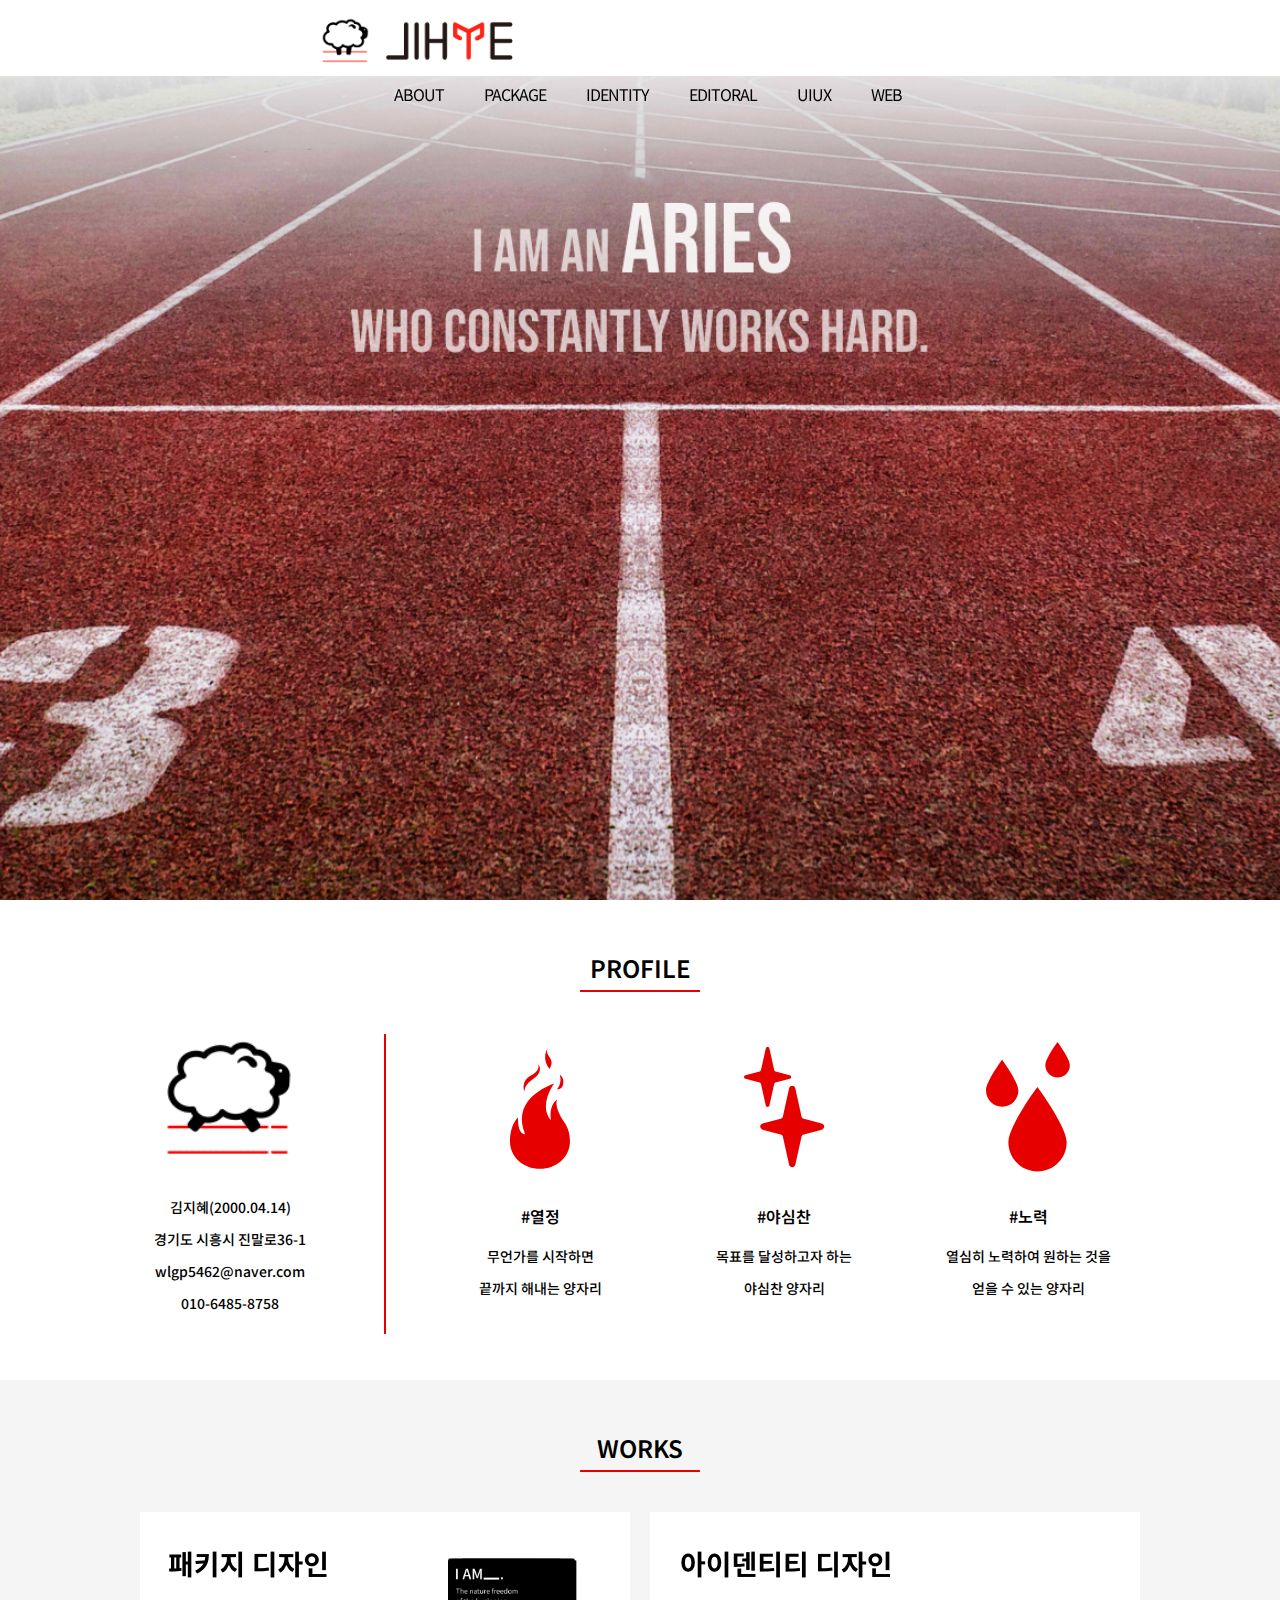
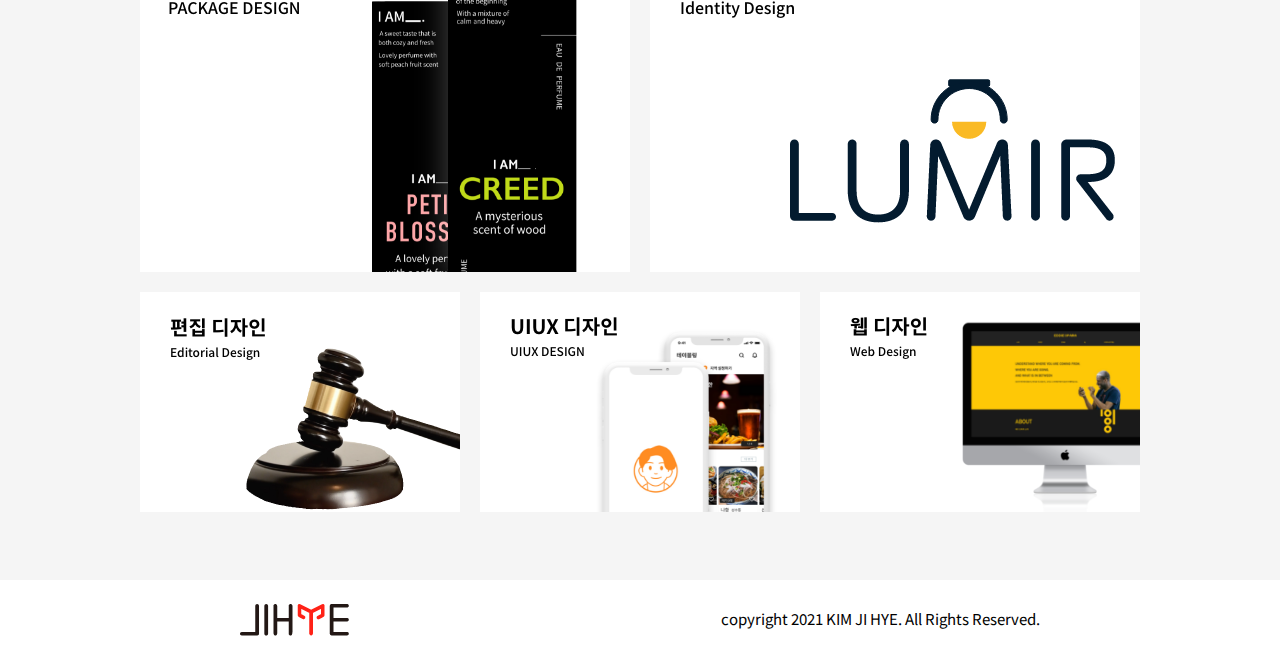
<file: index.html>
<!DOCTYPE html>
<html lang="kr" dir="ltr">
  <head>
    <meta charset="utf-8">
    <title>Kim JiHye's Portfolio</title>
    <link rel="stylesheet" href="master.css">
    <link rel="preconnect" href="https://fonts.googleapis.com">
<link rel="preconnect" href="https://fonts.gstatic.com" crossorigin>
<link href="https://fonts.googleapis.com/css2?family=Noto+Sans+KR:wght@100;300;400;500;700;900&display=swap" rel="stylesheet">

    <meta property="og:url" content="https://202009023kimjihye.github.io/Kimjihye-s-Portfolio/">
    <meta property="og:title" content="Kim JiHye's Portfolio">
    <meta property="og:type" content="Kim JiHye's Portfolio">
    <meta property="og:image" content="img/og_img.png">
    <meta property="og:description" content="Kim JiHye's Portfolio">

    <link rel="shortcut icon" href="img/favicon.ico" type="image/x-icon">
    <link rel="icon" href="img/favicon.ico" type="image/x-icon">
  </head>



  <body>

    <header class="fade-in-top">
      <a href="index.html"><div class="logo"></div></a>

      <div class="menu">
          <ul>
            <li><a href="sub01.html">ABOUT</a></li>
            <li><a href="sub02.html">PACKAGE</a></li>
            <li><a href="sub03.html">IDENTITY</a></li>
            <li><a href="sub04.html">EDITORAL</a></li>
            <li><a href="sub05.html">UIUX</a></li>
            <li><a href="sub06.html">WEB</a></li>
          </ul>
      </div>
    </header>

    <section>

      <div class="index_visual" class="slide-bck-top">
        <div class="index_visual_text">
        </div>
      </div>

      <div class="index_con01">
        <div class="index_con01_title">  PROFILE </div>

        <div class="index_con01_con">
          <div class="index_con01_con01">
            <ul>
              <li class="sheep"></li>
              <li>김지혜(2000.04.14)<br>
                  경기도 시흥시 진말로36-1 <br>
                  wlgp5462@naver.com <br>
                  010-6485-8758</li>
            </ul>
          </div>

          <div class="bar"></div>

          <div class="index_con01_con02">
            <ul>
              <li class="fire"></li>
              <li class="hashtag">#열정</li>
              <li class="hash_text">무언가를 시작하면 <br>
                  끝까지 해내는 양자리</li>
            </ul>
          </div>
          <div class="index_con01_con03">
            <ul>
              <li class="flash"></li>
              <li class="hashtag">#야심찬</li>
              <li class="hash_text">목표를 달성하고자 하는 <br>
                  야심찬 양자리</li>
            </ul>
          </div>
          <div class="index_con01_con04">
            <ul>
              <li class="water"></li>
              <li class="hashtag">#노력</li>
              <li class="hash_text">열심히 노력하여 원하는 것을 <br>
                  얻을 수 있는 양자리</li>
            </ul>
          </div>
        </div>
      </div>

      <div class="index_con02">
        <div class="index_con02_title">  WORKS </div>

        <div class="index_con02_top">
          <div class="index_package">
            <a href="sub02.html"><img class="index_before" src="img/index/00_work01.png" alt=""><img class="index_afer" src="img/index/00_more01.png" alt=""></a>
          </div>

          <div class="index_identity">
            <a href="sub03.html"><img class="index_before" src="img/index/00_work02.png" alt=""><img class="index_afer" src="img/index/00_more01.png" alt=""></a>
          </div>
        </div>

        <div class="index_con02_bottom">
          <div class="index_motion">
            <a href="sub04.html"><img class="index_before" src="img/index/00_work03.png" alt=""><img class="index_afer" src="img/index/00_more02.png" alt=""></a>
          </div>

          <div class="index_UIUX">
              <a href="sub05.html"><img class="index_before" src="img/index/00_work04.png" alt=""><img class="index_afer" src="img/index/00_more02.png" alt=""></a>
          </div>

          <div class="index_web">
              <a href="sub06.html"><img class="index_before" src="img/index/00_work05.png" alt=""><img class="index_afer" src="img/index/00_more02.png" alt=""></a>
          </div>
        </div>

      </div>

    </section>

    <footer>
     <ul>
       <li class="bottom_logo"><img src="img/index/00_bottom_logo.png" alt=""></li>
       <li class="footer_text">copyright 2021 KIM JI HYE. All Rights Reserved.</li>
     </ul>
    </footer>


  </body>
</html>
</file>
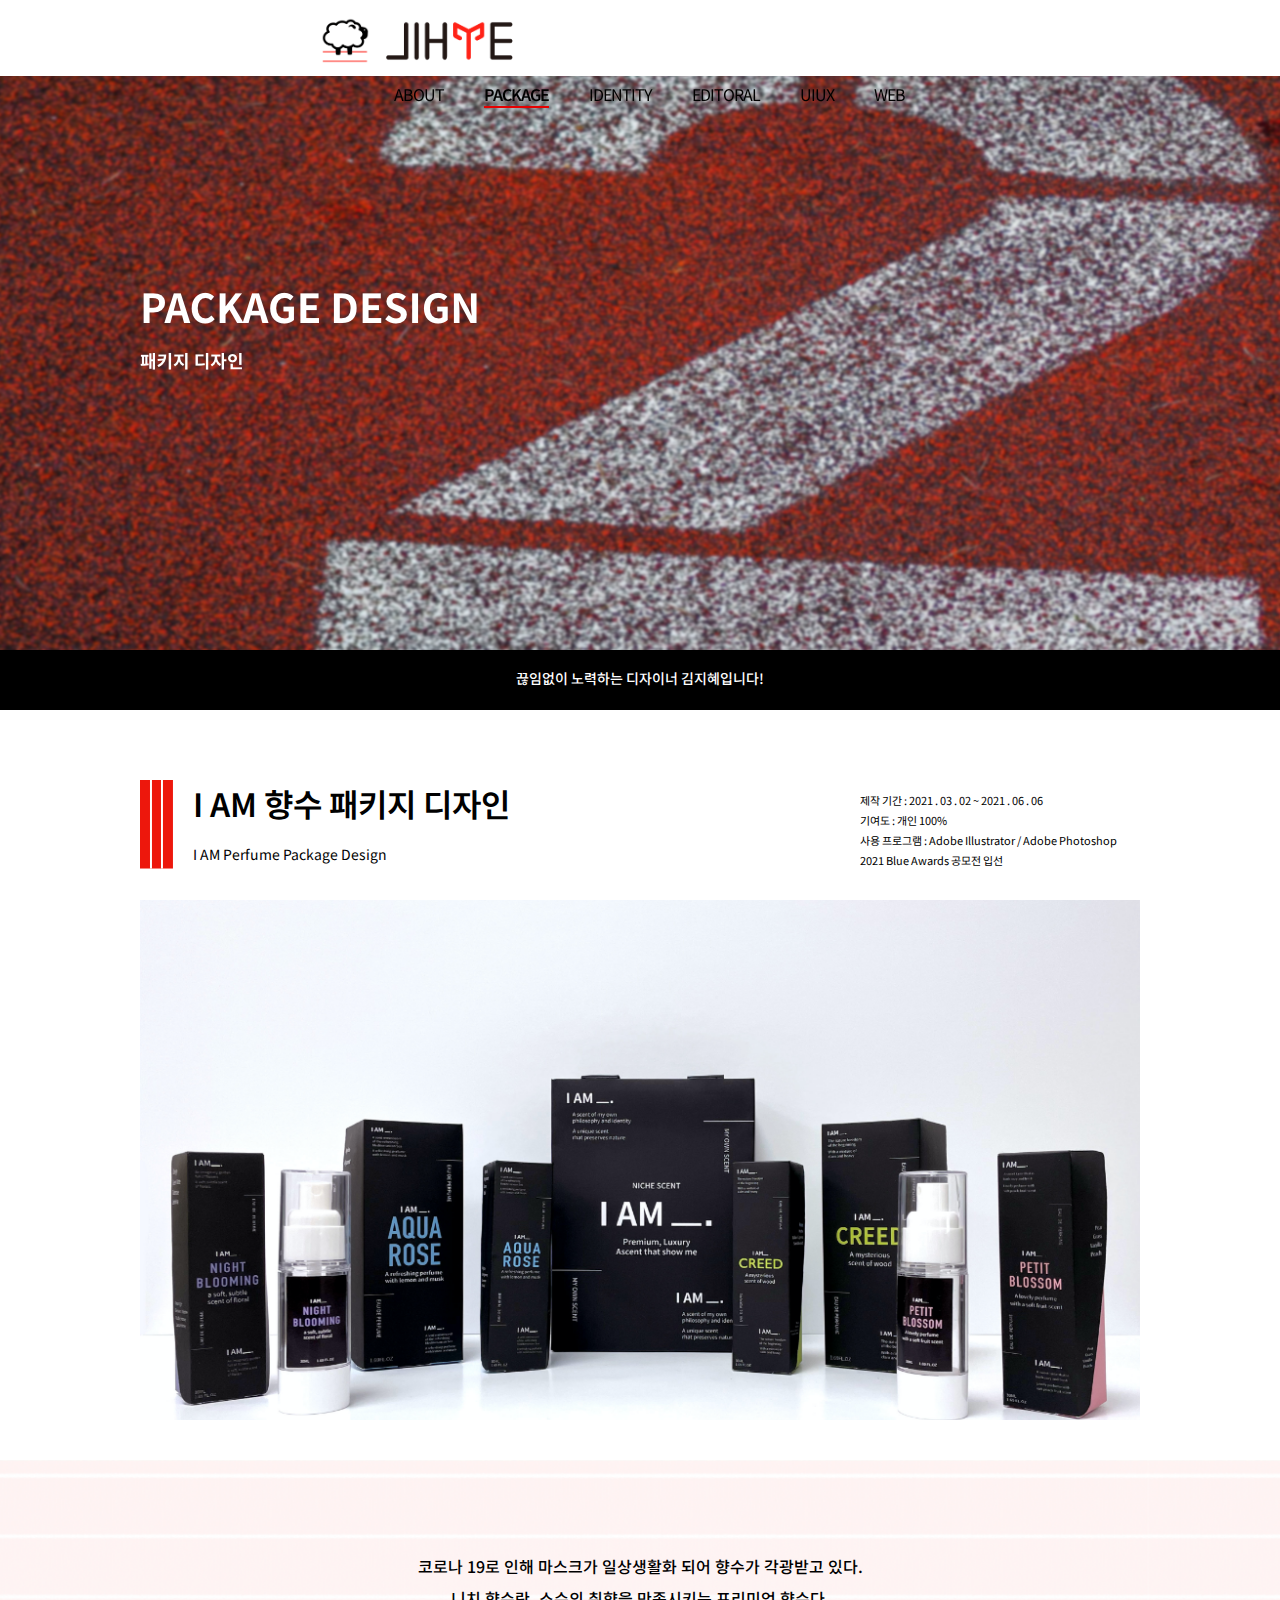
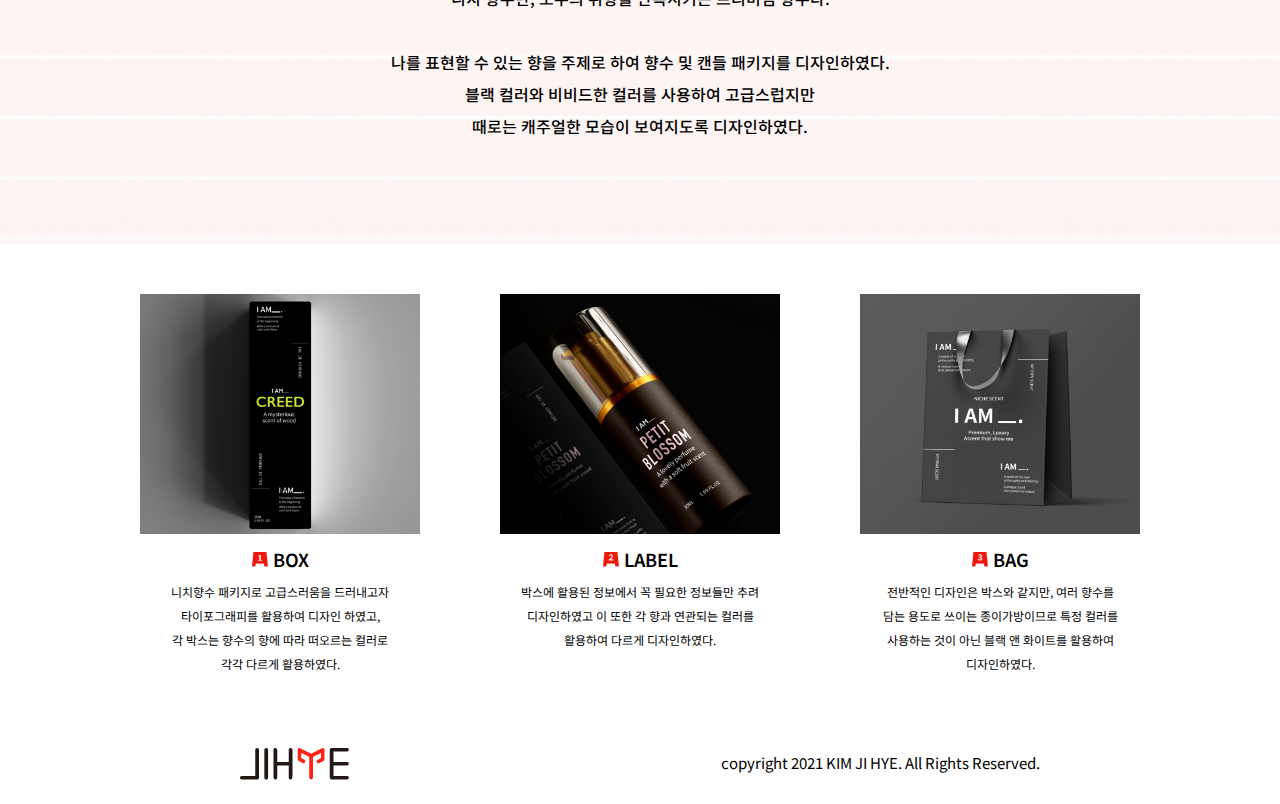
<file: sub02.html>
<!DOCTYPE html>
<html lang="kr" dir="ltr">
  <head>
    <meta charset="utf-8">
    <title>Kim JiHye's Portfolio</title>
    <link rel="stylesheet" href="master.css">
    <link rel="shortcut icon" href="img/favicon.ico" type="image/x-icon">
    <link rel="preconnect" href="https://fonts.googleapis.com">
    <link rel="preconnect" href="https://fonts.gstatic.com" crossorigin>
    <link href="https://fonts.googleapis.com/css2?family=Noto+Sans+KR:wght@100;300;400;500;700;900&display=swap" rel="stylesheet">
    <link rel="icon" href="img/favicon.ico" type="image/x-icon">
  </head>


  <body>
    <header class="fade-in-top">
      <a href="index.html"><div class="logo"></div></a>

      <div class="menu">
          <ul>
            <li><a href="sub01.html">ABOUT</a></li>
            <li class="present"><a href="sub02.html">PACKAGE</a></li>
            <li><a href="sub03.html">IDENTITY</a></li>
            <li><a href="sub04.html">EDITORAL</a></li>
            <li><a href="sub05.html">UIUX</a></li>
            <li><a href="sub06.html">WEB</a></li>
          </ul>
      </div>
    </header>

    <section>
      <div class="sub02_visual">      </div>
      <div class="intro">끊임없이 노력하는 디자이너 김지혜입니다!</div>
    </section>

    <section>
        <div class="sub02_title">
          <div class="sub02_title01">
            <img src="img/sub02/02_title_track.png" alt="">
            <ul>
              <li class="sub02_title_kr">I AM 향수 패키지 디자인</li>
              <li class="sub02_title_en">I AM Perfume Package Design</li>
            </ul>
          </div>
          <div class="sub02_title02">
            <ul>
              <li>제작 기간 : 2021 . 03 . 02 ~ 2021 . 06 . 06 <br>
                  기여도 : 개인 100% <br>
                  사용 프로그램 : Adobe Illustrator / Adobe Photoshop <br>
                  2021 Blue Awards 공모전 입선</li>
            </ul>
          </div>
        </div>

        <div class="sub02_img01"></div>

        <div class="sub02_con01">
          <ul>
            <li>코로나 19로 인해 마스크가 일상생활화 되어 향수가 각광받고 있다. <br>
                니치 향수란, 소수의 취향을 만족시키는 프리미엄 향수다. <br><br>
                나를 표현할 수 있는 향을 주제로 하여 향수 및 캔들 패키지를 디자인하였다. <br>
                블랙 컬러와 비비드한 컬러를 사용하여 고급스럽지만 <br>
                때로는 캐주얼한 모습이 보여지도록 디자인하였다.</li>
          </ul>
        </div>

        <div class="sub02_con02">
          <div class="sub02_con02_01">
            <img src="img/sub02/02_mockup01.png" alt="">
            <ul>
              <li class="sub02_con02_title"> <img src="img/sub02/02_num01.png" alt="">BOX</li>
              <li class="sub02_con02_text">니치향수 패키지로 고급스러움을 드러내고자  <br>
                  타이포그래피를 활용하여 디자인 하였고, <br>
                  각 박스는 향수의 향에 따라 떠오르는 컬러로 <br>
                  각각 다르게 활용하였다.</li>
            </ul>
          </div>

          <div class="sub02_con02_01">
            <img src="img/sub02/02_mockup02.png" alt="">
            <ul>
              <li class="sub02_con02_title"> <img src="img/sub02/02_num02.png" alt="">LABEL</li>
              <li class="sub02_con02_text">박스에 활용된 정보에서 꼭 필요한 정보들만 추려  <br>
                  디자인하였고 이 또한 각 향과 연관되는 컬러를 <br>
                  활용하여 다르게 디자인하였다.</li>
            </ul>
          </div>

          <div class="sub02_con02_01">
            <img src="img/sub02/02_mockup03.png" alt="">
            <ul>
              <li class="sub02_con02_title"> <img src="img/sub02/02_num03.png" alt="">BAG</li>
              <li class="sub02_con02_text">전반적인 디자인은 박스와 같지만, 여러 향수를  <br>
                  담는 용도로 쓰이는 종이가방이므로 특정 컬러를 <br>
                  사용하는 것이 아닌 블랙 앤 화이트를 활용하여 <br>
                  디자인하였다.</li>
            </ul>
          </div>

        </div>

    </section>


    <footer>
     <ul>
       <li class="bottom_logo"><img src="img/index/00_bottom_logo.png" alt=""></li>
       <li class="footer_text">copyright 2021 KIM JI HYE. All Rights Reserved.</li>
     </ul>
    </footer>
  </body>
</html>
</file>
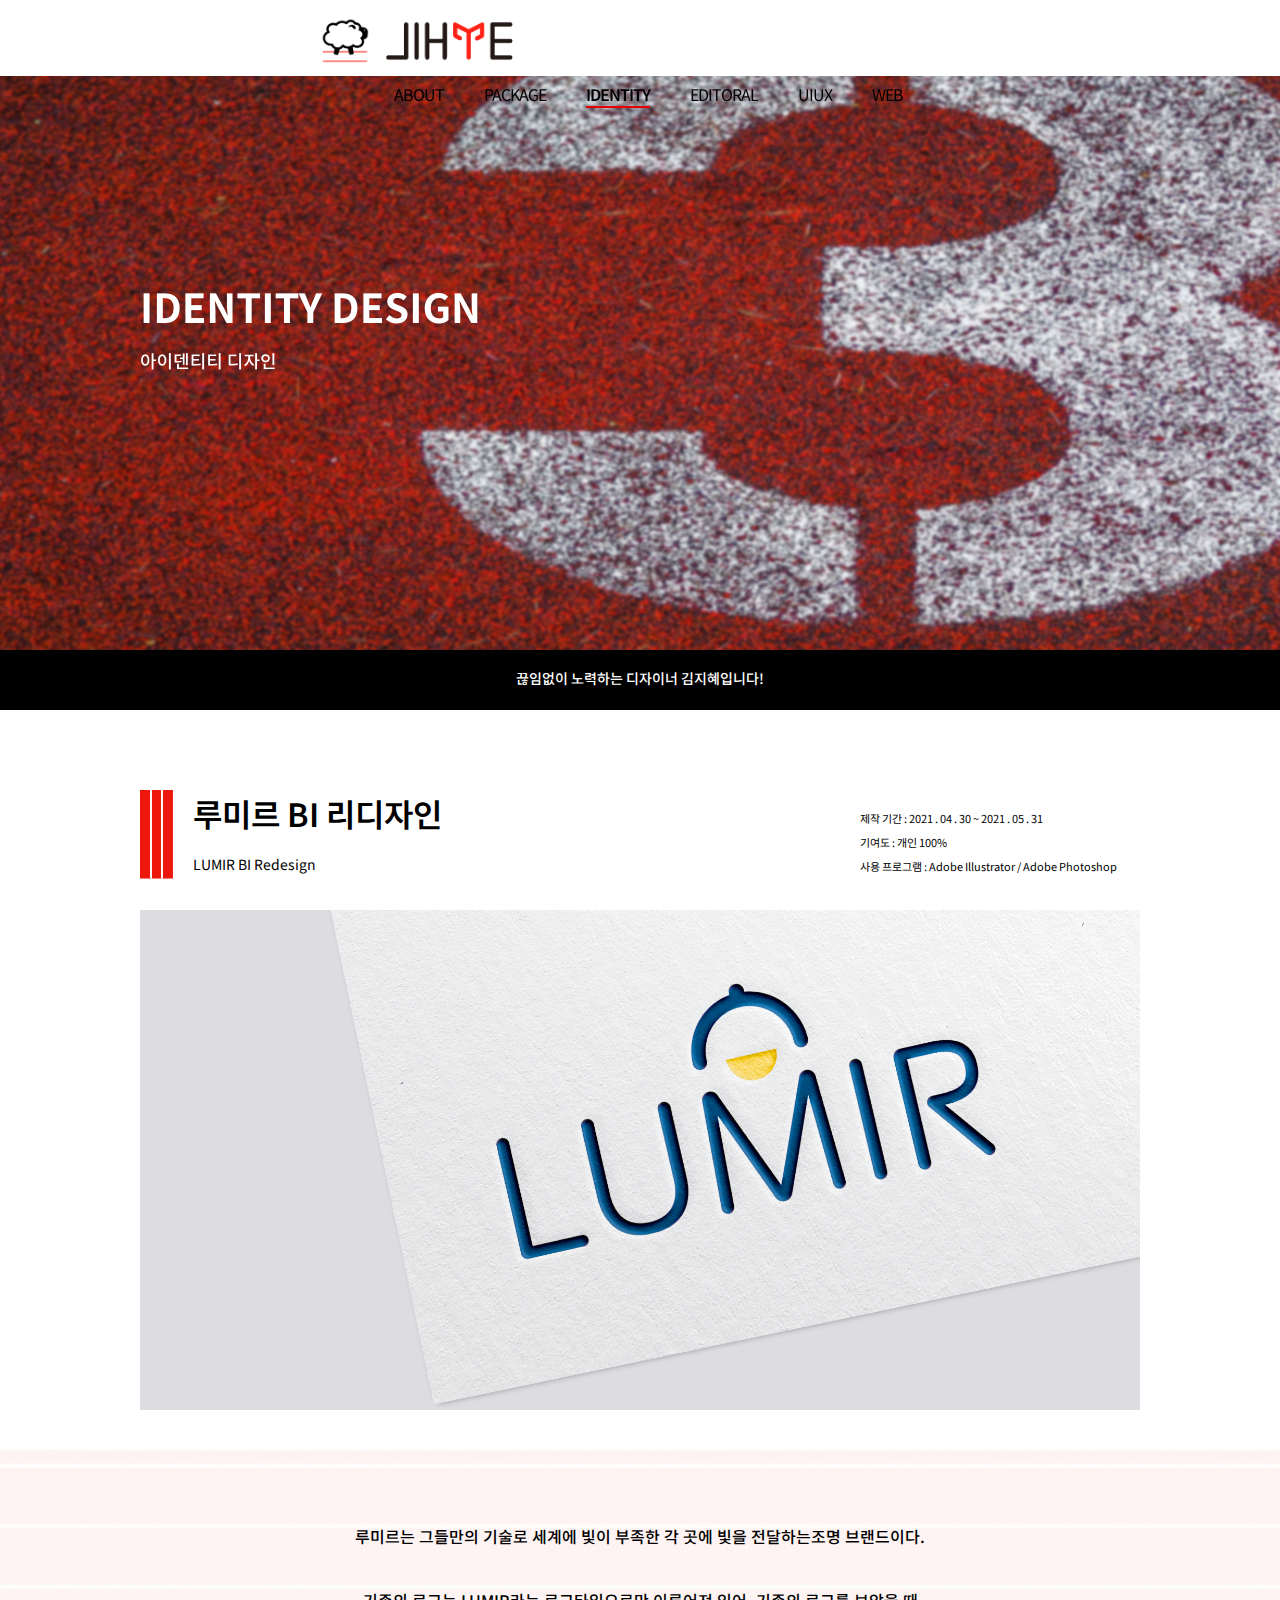
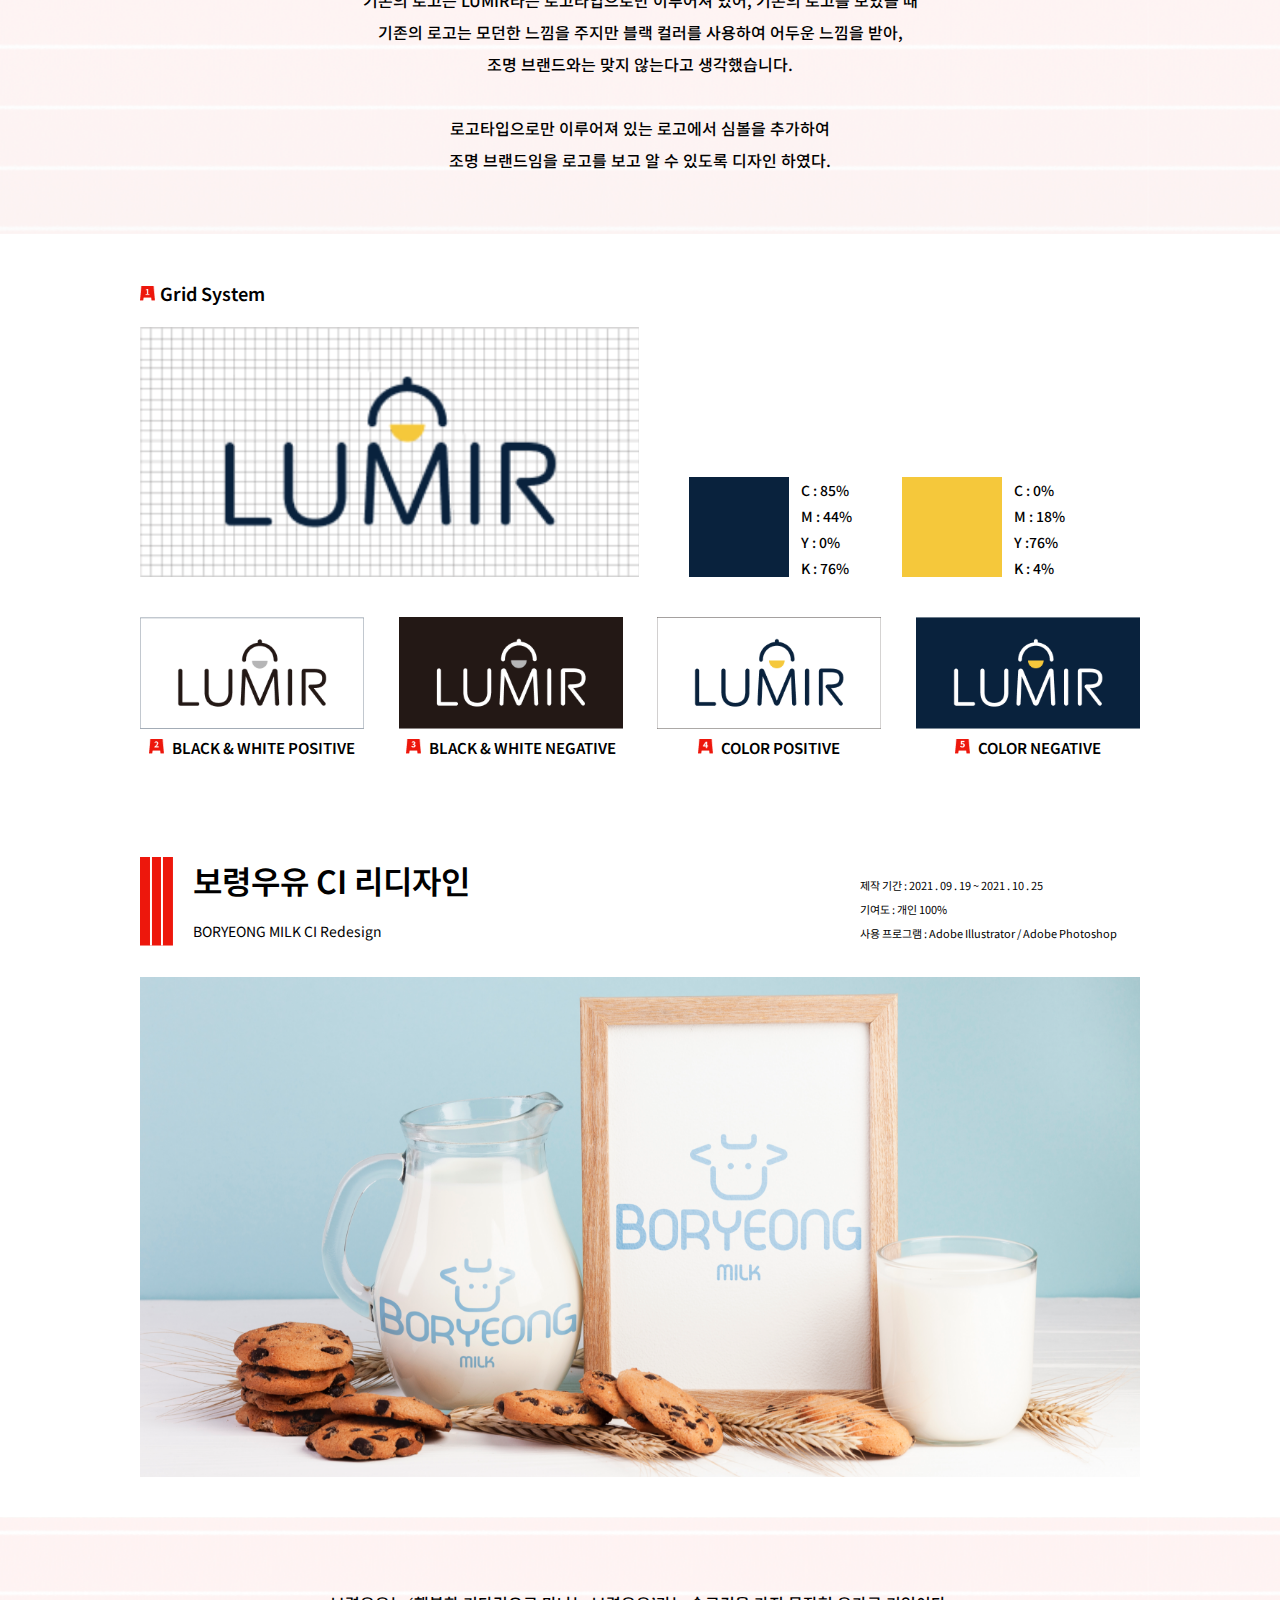
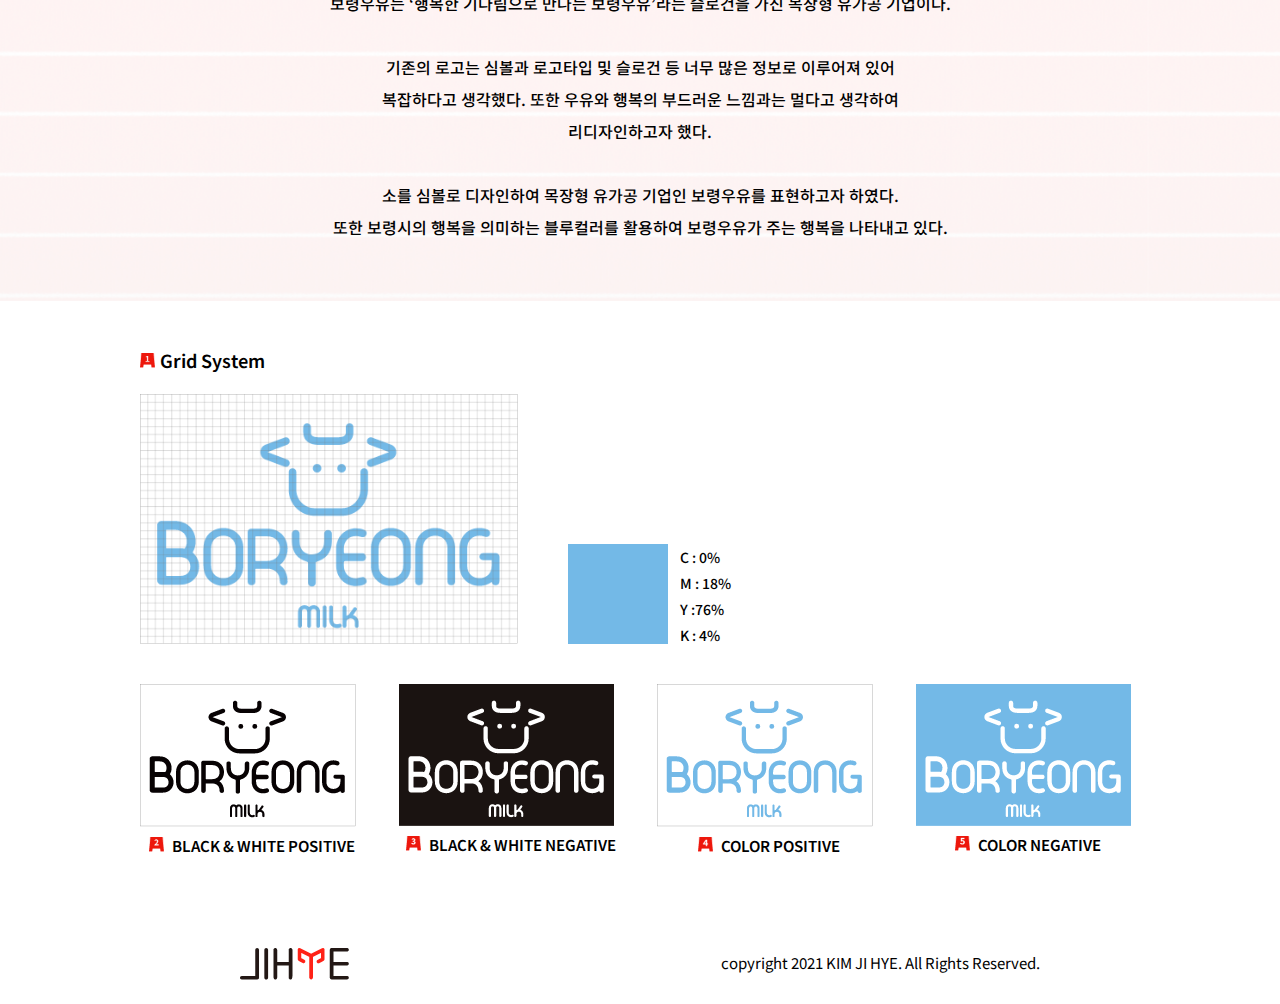
<file: sub03.html>
<!DOCTYPE html>
<html lang="kr" dir="ltr">
  <head>
    <meta charset="utf-8">
    <title>Kim JiHye's Portfolio</title>
    <link rel="stylesheet" href="master.css">
    <link rel="shortcut icon" href="img/favicon.ico" type="image/x-icon">
    <link rel="preconnect" href="https://fonts.googleapis.com">
  <link rel="preconnect" href="https://fonts.gstatic.com" crossorigin>
  <link href="https://fonts.googleapis.com/css2?family=Noto+Sans+KR:wght@100;300;400;500;700;900&display=swap" rel="stylesheet">
    <link rel="icon" href="img/favicon.ico" type="image/x-icon">
  </head>


  <body>
    <header class="fade-in-top">
      <a href="index.html"><div class="logo"></div></a>

      <div class="menu">
          <ul>
            <li><a href="sub01.html">ABOUT</a></li>
            <li><a href="sub02.html">PACKAGE</a></li>
            <li class="present"><a href="sub03.html">IDENTITY</a></li>
            <li><a href="sub04.html">EDITORAL</a></li>
            <li><a href="sub05.html">UIUX</a></li>
            <li><a href="sub06.html">WEB</a></li>
          </ul>
      </div>
    </header>

    <section>
      <div class="sub03_visual"></div>
      <div class="intro">끊임없이 노력하는 디자이너 김지혜입니다!</div>
    </section>

    <section>

      <div class="sub03_title">
        <div class="sub03_title01">
          <img src="img/sub02/02_title_track.png" alt="">
          <ul>
            <li class="sub03_title_kr">루미르 BI 리디자인</li>
            <li class="sub03_title_en">LUMIR BI Redesign</li>
          </ul>
        </div>
        <div class="sub03_title02">
          <ul>
            <li>제작 기간 : 2021 . 04 . 30 ~ 2021 . 05 . 31 <br>
                기여도 : 개인 100% <br>
                사용 프로그램 : Adobe Illustrator / Adobe Photoshop </li>
          </ul>
        </div>
      </div>

      <div class="sub03_img01"></div>

      <div class="sub03_con01">
        <ul>
          <li>루미르는 그들만의 기술로 세계에 빛이 부족한 각 곳에 빛을 전달하는조명 브랜드이다. <br><br>

              기존의 로고는 LUMIR라는 로고타입으로만 이루어져 있어, 기존의 로고를 보았을 때 <br>
              기존의 로고는 모던한 느낌을 주지만 블랙 컬러를 사용하여 어두운 느낌을 받아, <br>
              조명 브랜드와는 맞지 않는다고 생각했습니다. <br><br>

              로고타입으로만 이루어져 있는 로고에서 심볼을 추가하여 <br>
             조명 브랜드임을 로고를 보고 알 수 있도록 디자인 하였다.</li>
        </ul>
      </div>

       <div class="sub03_con02">
         <ul>
           <li class="sub03_con02_title"> <img src="img/sub02/02_num01.png" alt="">Grid System</li>
         </ul>
         <div class="sub03_con02_01">
           <img src="img/sub03/03_grid01.png" alt="">
           <ul>
             <img src="img/sub03/03_color01.png" alt="">
             <li>C : 85% <br>M : 44% <br>Y : 0% <br>K : 76%</li>
             <img src="img/sub03/03_color02.png" alt="">
             <li>C : 0% <br>M : 18% <br>Y :76% <br>K : 4%</li>
           </ul>
         </div>
       </div>

       <div class="sub03_con02_02">
         <div class="sub03_con02_02_01">
           <img src="img/sub03/03_bwp01.png" alt="">
           <ul>
             <li> <img src="img/sub03/03_num02.png" alt=""> BLACK & WHITE POSITIVE </li>
           </ul>
         </div>

         <div class="sub03_con02_02_01">
           <img src="img/sub03/03_bwn01.png" alt="">
           <ul>
             <li> <img src="img/sub03/03_num03.png" alt=""> BLACK & WHITE NEGATIVE </li>
           </ul>
         </div>

         <div class="sub03_con02_02_01">
           <img src="img/sub03/03_cp01.png" alt="">
           <ul>
             <li> <img src="img/sub03/03_num04.png" alt=""> COLOR POSITIVE </li>
           </ul>
         </div>

         <div class="sub03_con02_02_01">
           <img src="img/sub03/03_cn01.png" alt="">
           <ul>
             <li> <img src="img/sub03/03_num05.png" alt=""> COLOR NEGATIVE </li>
           </ul>
         </div>
       </div>

    </section>

    <section>

      <div class="sub03_title">
        <div class="sub03_title01">
          <img src="img/sub02/02_title_track.png" alt="">
          <ul>
            <li class="sub03_title_kr">보령우유 CI 리디자인</li>
            <li class="sub03_title_en">BORYEONG MILK CI Redesign</li>
          </ul>
        </div>
        <div class="sub03_title02">
          <ul>
            <li>제작 기간 : 2021 . 09 . 19 ~ 2021 . 10 . 25 <br>
                기여도 : 개인 100% <br>
                사용 프로그램 : Adobe Illustrator / Adobe Photoshop </li>
          </ul>
        </div>
      </div>

      <div class="sub03_img02"></div>

      <div class="sub03_con01">
        <ul>
          <li>보령우유는 ‘행복한 기다림으로 만나는 보령우유’라는 슬로건을 가진 목장형 유가공 기업이다. <br><br>

              기존의 로고는 심볼과 로고타입 및 슬로건 등 너무 많은 정보로 이루어져 있어<br>
              복잡하다고 생각했다. 또한 우유와 행복의 부드러운 느낌과는 멀다고 생각하여 <br>
              리디자인하고자 했다.<br><br>

              소를 심볼로 디자인하여 목장형 유가공 기업인 보령우유를 표현하고자 하였다. <br>
              또한 보령시의 행복을 의미하는 블루컬러를 활용하여 보령우유가 주는 행복을 나타내고 있다.<br>
              </li>
        </ul>
      </div>

       <div class="sub03_con02">
         <ul>
           <li class="sub03_con02_title"> <img src="img/sub02/02_num01.png" alt="">Grid System</li>
         </ul>
         <div class="sub03_con02_01">
           <img src="img/sub03/03_grid02.png" alt="">
           <ul>
             <img src="img/sub03/03_color03.png" alt="">
             <li>C : 0% <br>M : 18% <br>Y :76% <br>K : 4%</li>
           </ul>
         </div>
       </div>

       <div class="sub03_con02_02">
         <div class="sub03_con02_02_01">
           <img src="img/sub03/03_bwp02.png" alt="">
           <ul>
             <li> <img src="img/sub03/03_num02.png" alt=""> BLACK & WHITE POSITIVE </li>
           </ul>
         </div>

         <div class="sub03_con02_02_01">
           <img src="img/sub03/03_bwn02.png" alt="">
           <ul>
             <li> <img src="img/sub03/03_num03.png" alt=""> BLACK & WHITE NEGATIVE </li>
           </ul>
         </div>

         <div class="sub03_con02_02_01">
           <img src="img/sub03/03_cp02.png" alt="">
           <ul>
             <li> <img src="img/sub03/03_num04.png" alt=""> COLOR POSITIVE </li>
           </ul>
         </div>

         <div class="sub03_con02_02_01">
           <img src="img/sub03/03_cn02.png" alt="">
           <ul>
             <li> <img src="img/sub03/03_num05.png" alt=""> COLOR NEGATIVE </li>
           </ul>
         </div>
       </div>

    </section>



    <footer>
     <ul>
       <li class="bottom_logo"><img src="img/index/00_bottom_logo.png" alt=""></li>
       <li class="footer_text">copyright 2021 KIM JI HYE. All Rights Reserved.</li>
     </ul>
    </footer>
  </body>
</html>
</file>
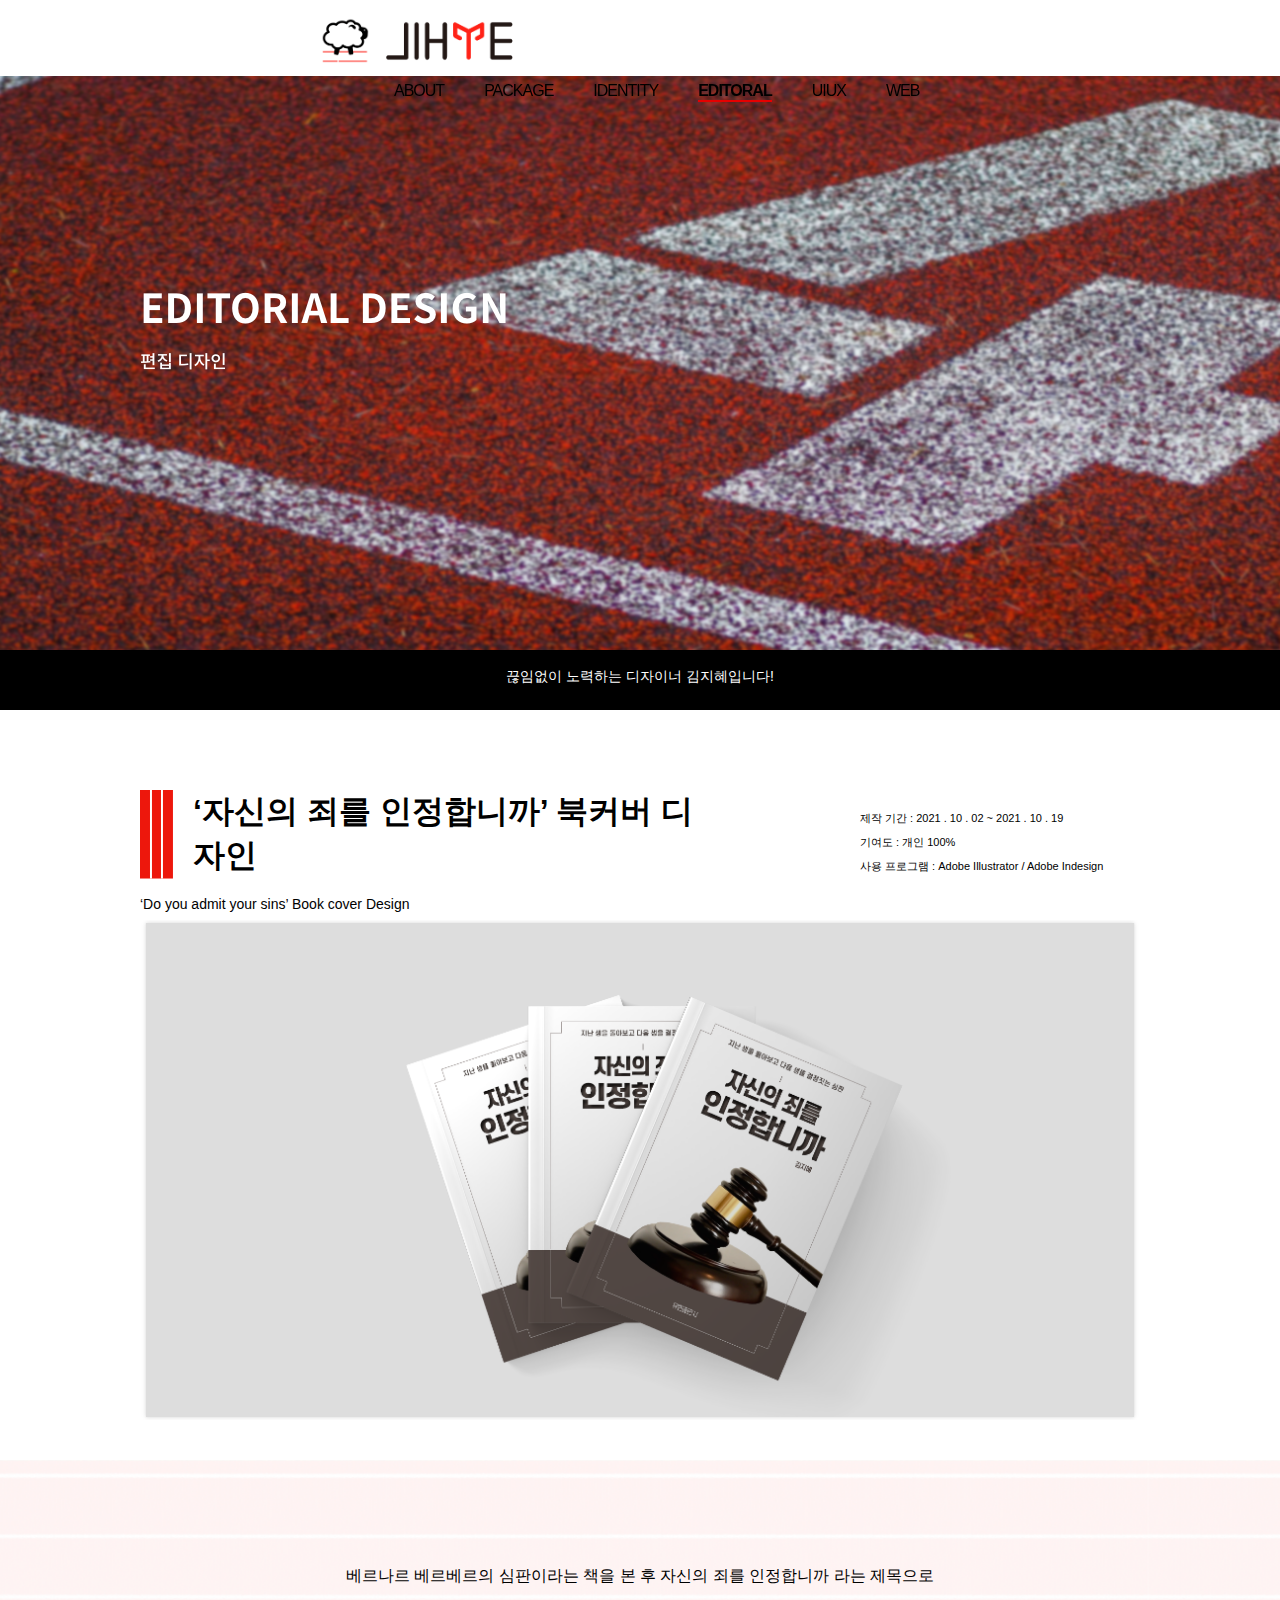
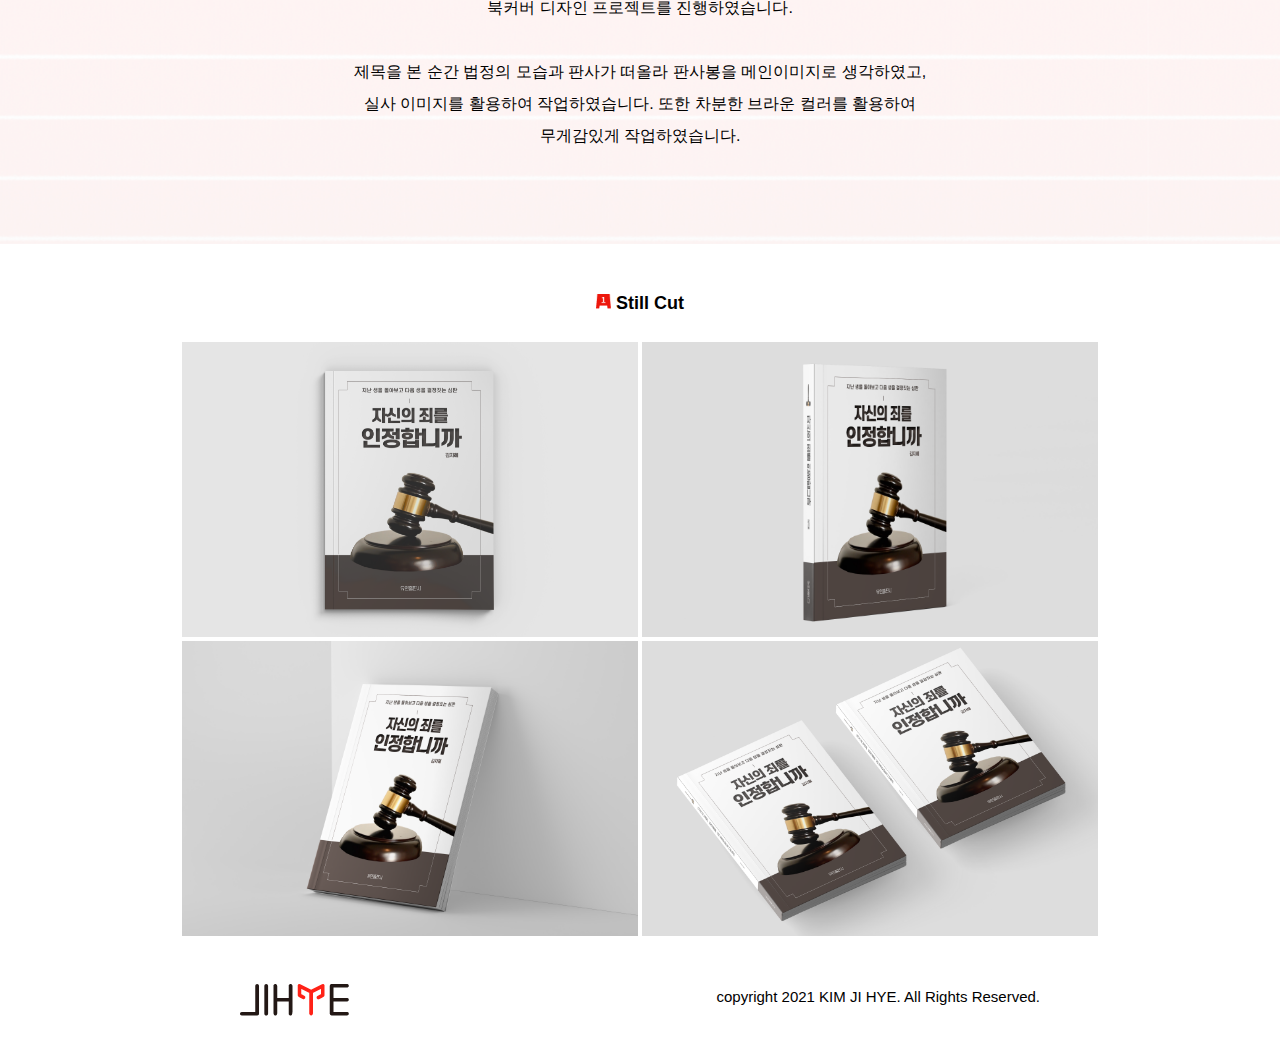
<file: sub04.html>
<!DOCTYPE html>
<html lang="kr" dir="ltr">
  <head>
    <meta charset="utf-8">
    <title>Kim JiHye's Portfolio</title>
    <link rel="stylesheet" href="master.css">
  </head>


  <body>
    <header class="fade-in-top">
      <a href="index.html"><div class="logo"></div></a>

      <div class="menu">
          <ul>
            <li><a href="sub01.html">ABOUT</a></li>
            <li><a href="sub02.html">PACKAGE</a></li>
            <li><a href="sub03.html">IDENTITY</a></li>
            <li class="present"><a href="sub04.html">EDITORAL</a></li>
            <li><a href="sub05.html">UIUX</a></li>
            <li><a href="sub06.html">WEB</a></li>
          </ul>
      </div>
    </header>

    <section>
      <div class="sub04_visual"></div>
      <div class="intro">끊임없이 노력하는 디자이너 김지혜입니다!</div>
    </section>

    <section>
      <div class="sub04_title">
        <div class="sub04_title01">
          <img src="img/sub02/02_title_track.png" alt="">
          <ul>
            <li class="sub04_title_kr">‘자신의 죄를 인정합니까’ 북커버 디자인</li>
            <li class="sub04_title_en">‘Do you admit your sins’ Book cover Design</li>
          </ul>
        </div>
        <div class="sub04_title02">
          <ul>
            <li>제작 기간 : 2021 . 10 . 02 ~ 2021 . 10 . 19 <br>
                기여도 : 개인 100% <br>
                사용 프로그램 : Adobe Illustrator / Adobe Indesign </li>
          </ul>
        </div>
      </div>

      <div class="sub04_img01"></div>

      <div class="sub04_con01">
        <ul>
          <li>베르나르 베르베르의 심판이라는 책을 본 후 자신의 죄를 인정합니까 라는 제목으로 <br>
              북커버 디자인 프로젝트를 진행하였습니다.<br><br>

              제목을 본 순간 법정의 모습과 판사가 떠올라 판사봉을 메인이미지로 생각하였고, <br>
              실사 이미지를 활용하여 작업하였습니다. 또한 차분한 브라운 컬러를 활용하여 <br>
              무게감있게 작업하였습니다.</li>
        </ul>
      </div>

      <div class="sub04_con02">
        <ul>
          <li class="sub03_con02_title"> <img src="img/sub02/02_num01.png" alt="">Still Cut</li>
        </ul>

        <div class="sub04_con02_01">
          <img src="img/sub04/04_mockup02.png" alt="">
          <img src="img/sub04/04_mockup03.png" alt="">
        </div>
        <div class="sub04_con02_02">
          <img src="img/sub04/04_mockup04.png" alt="">
          <img src="img/sub04/04_mockup05.png" alt="">
        </div>
      </div>

    </section>


    <footer>
     <ul>
       <li class="bottom_logo"><img src="img/index/00_bottom_logo.png" alt=""></li>
       <li class="footer_text">copyright 2021 KIM JI HYE. All Rights Reserved.</li>
     </ul>
    </footer>
  </body>
</html>
</file>
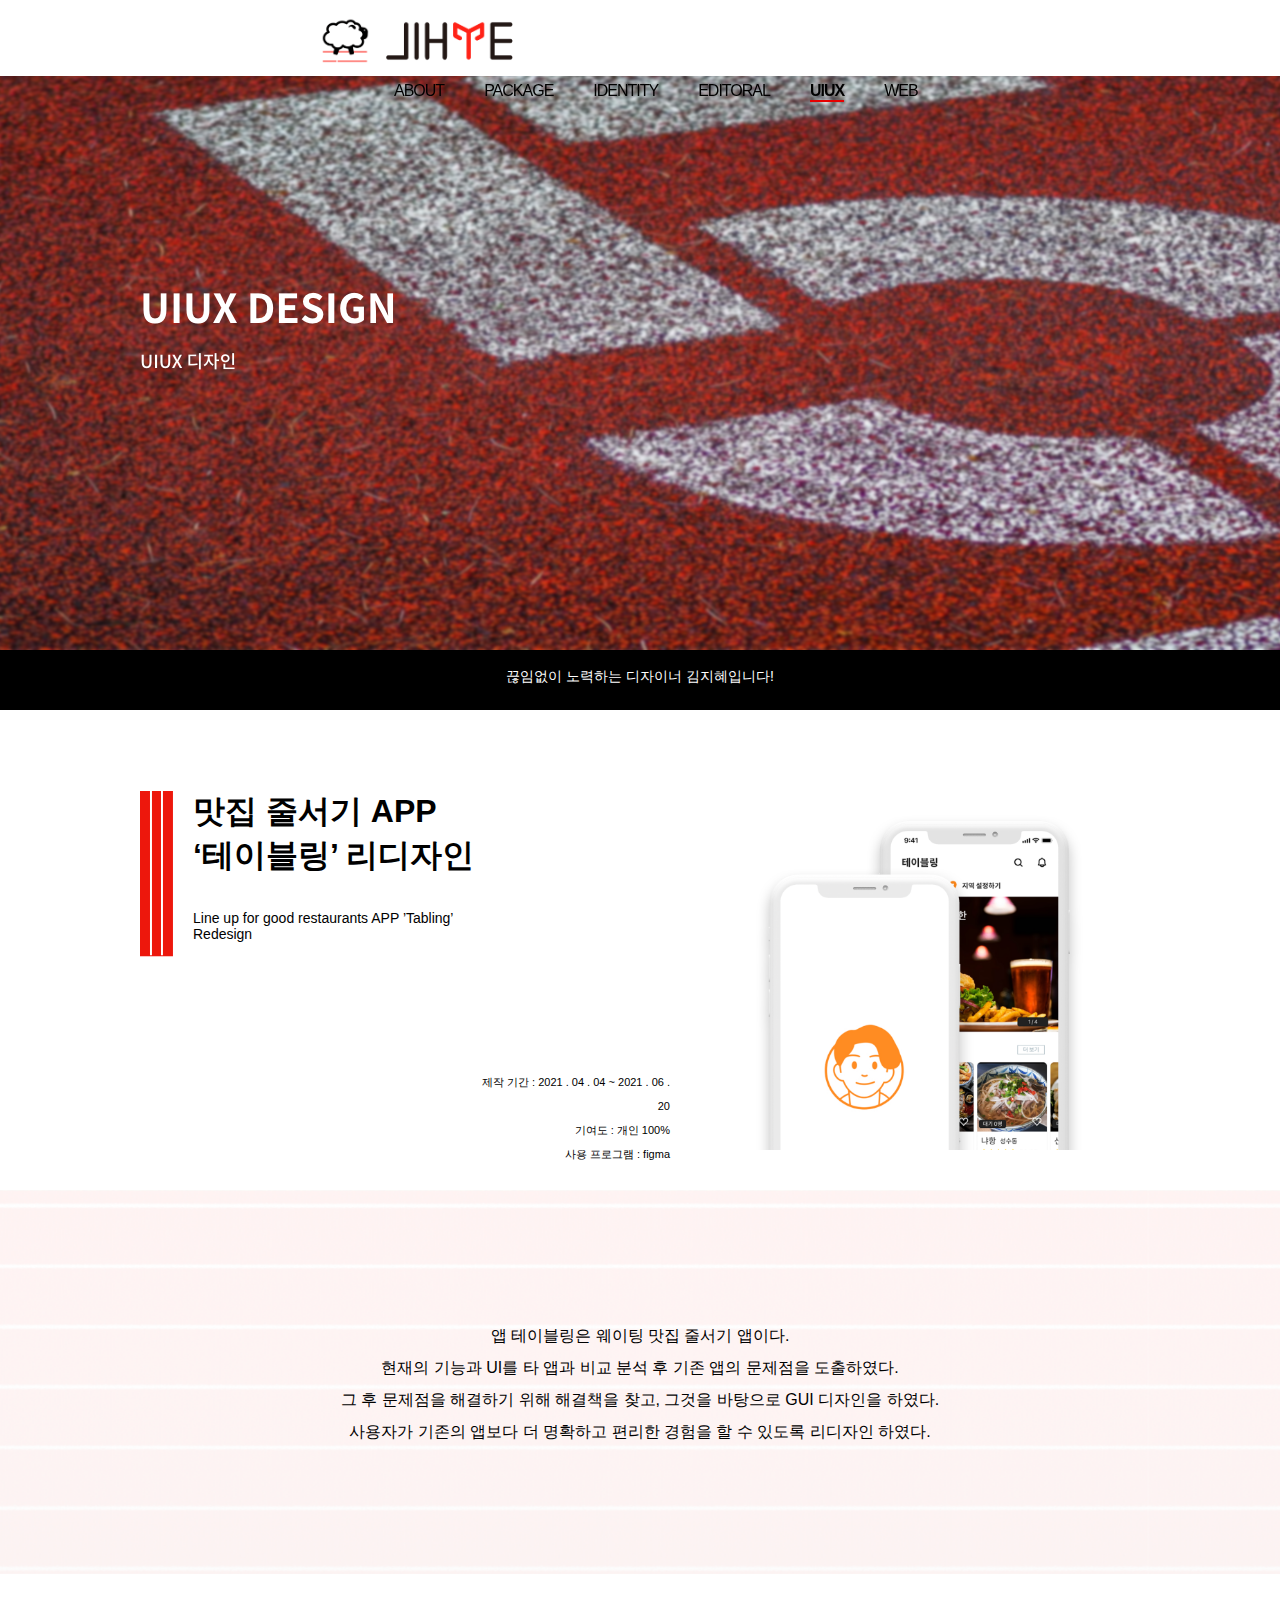
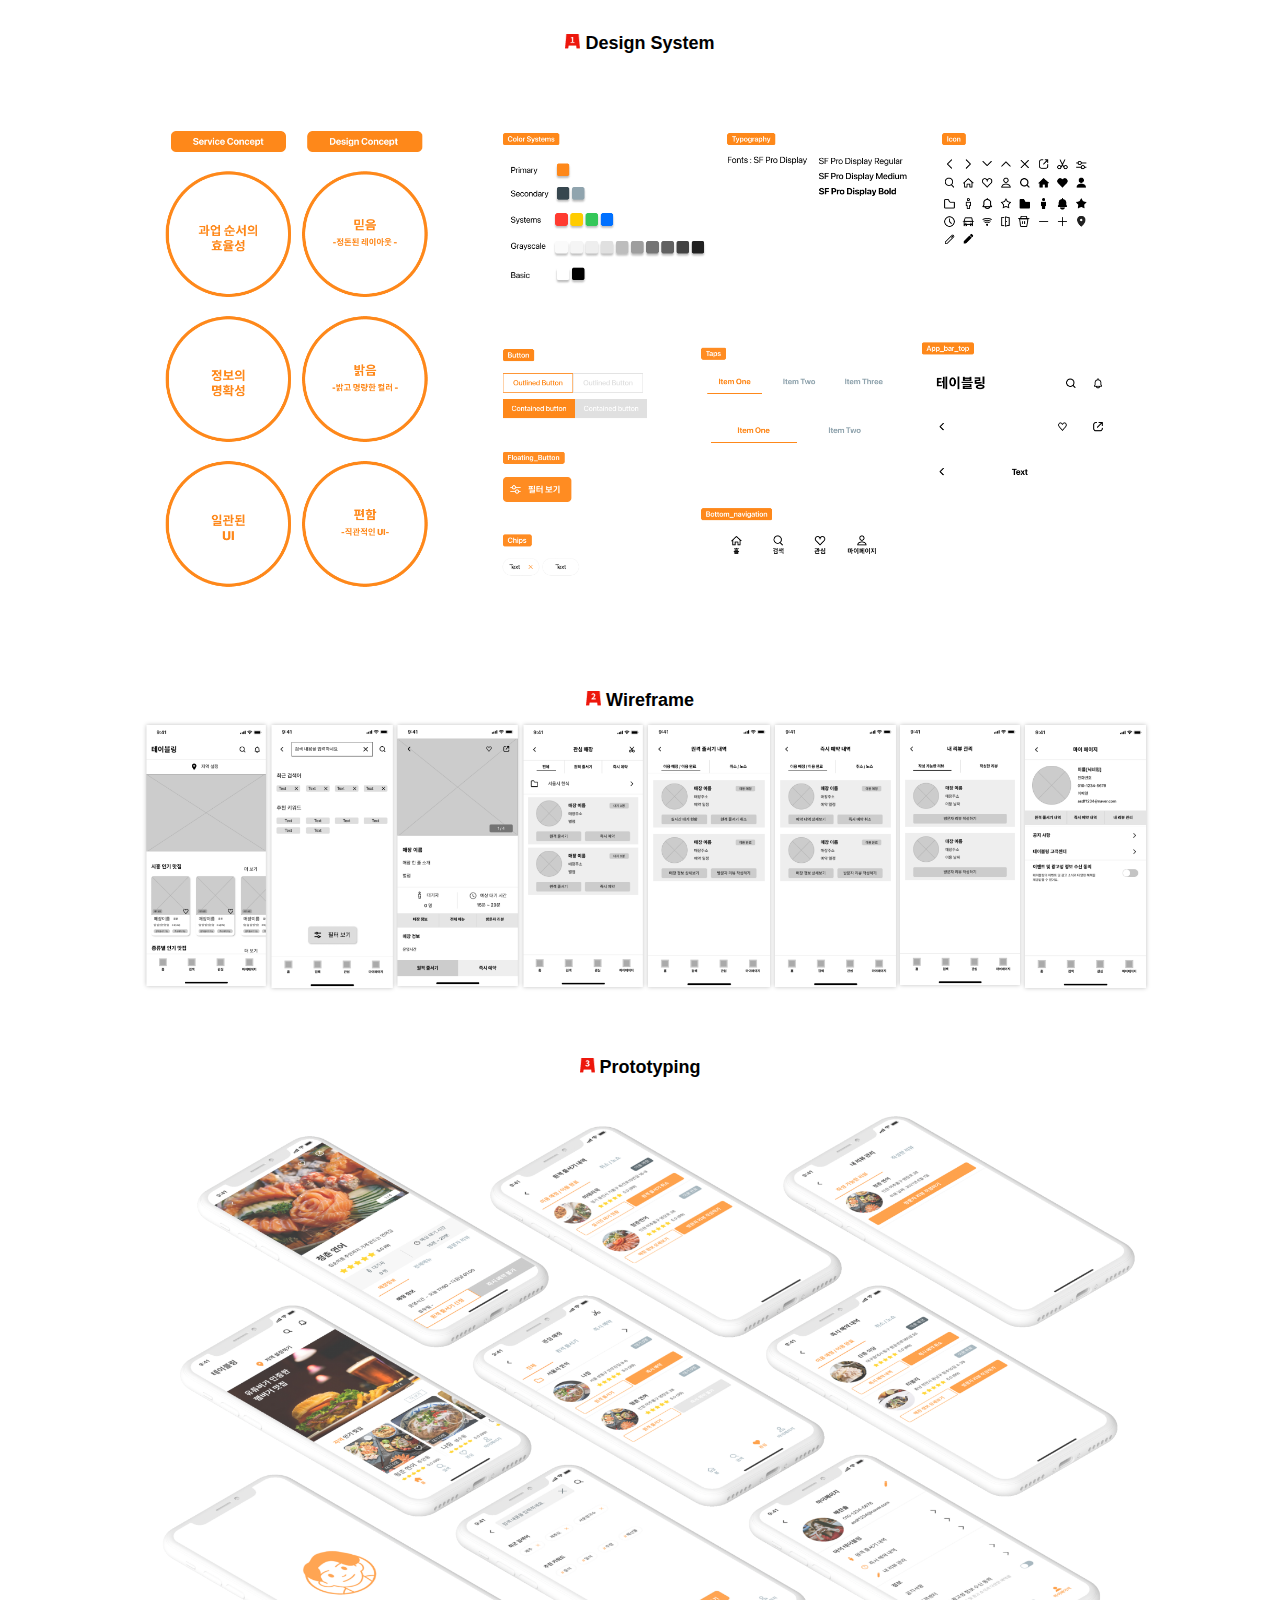
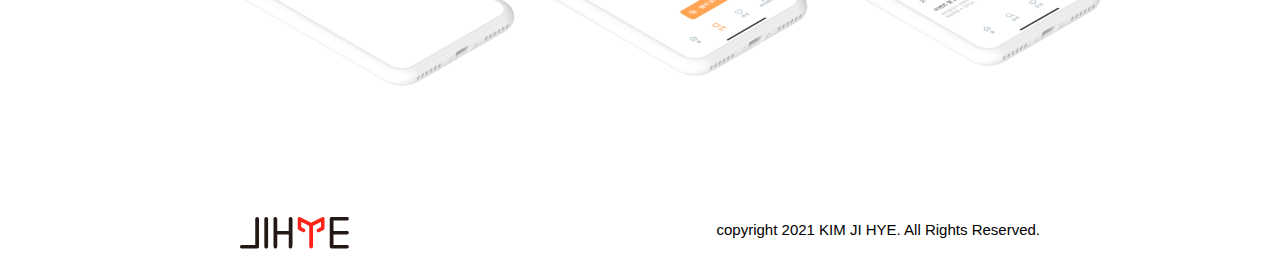
<file: sub05.html>
<!DOCTYPE html>
<html lang="kr" dir="ltr">
  <head>
    <meta charset="utf-8">
    <title>Kim JiHye's Portfolio</title>
    <link rel="stylesheet" href="master.css">
  </head>


  <body>
    <header class="fade-in-top">
      <a href="index.html"><div class="logo"></div></a>

      <div class="menu">
          <ul>
            <li><a href="sub01.html">ABOUT</a></li>
            <li><a href="sub02.html">PACKAGE</a></li>
            <li><a href="sub03.html">IDENTITY</a></li>
            <li><a href="sub04.html">EDITORAL</a></li>
            <li class="present"><a href="sub05.html">UIUX</a></li>
            <li><a href="sub06.html">WEB</a></li>
          </ul>
      </div>
    </header>

    <section>
      <div class="sub05_visual"> </div>
      <div class="intro">끊임없이 노력하는 디자이너 김지혜입니다!</div>
    </section>

    <section>
      <div class="sub05_title">
        <div class="sub05_title01">
          <img src="img/sub05/05_00.png" alt="">
          <ul>
            <li class="sub05_title_kr">맛집 줄서기 APP <br> ‘테이블링’ 리디자인</li>
            <li class="sub05_title_en">Line up for good restaurants  APP ’Tabling’ Redesign</li>
          </ul>
        </div>
        <div class="sub05_title02">
          <ul>
            <li>제작 기간 : 2021 . 04 . 04 ~ 2021 . 06 . 20 <br>
                기여도 : 개인 100% <br>
                사용 프로그램 : figma</li>
          </ul>
        </div>
        <img class="sub05_img01" src="img/sub05/05_01.png" alt="">
      </div>

      <div class="sub05_con01">
        <ul>
          <li>앱 테이블링은 웨이팅 맛집 줄서기 앱이다.<br>
              현재의 기능과 UI를 타 앱과 비교 분석 후 기존 앱의 문제점을 도출하였다.<br>
              그 후 문제점을 해결하기 위해 해결책을 찾고, 그것을 바탕으로 GUI 디자인을 하였다.<br>
              사용자가 기존의 앱보다 더 명확하고 편리한 경험을 할 수 있도록 리디자인 하였다.</li>
        </ul>
      </div>

      <div class="sub05_con02">
        <ul>
          <li class="sub05_con02_title"> <img src="img/sub02/02_num01.png" alt="">Design System</li>
        </ul>
        <div class="sub05_con02_img01">
          <img src="img/sub05/05_02.png" alt="">
        </div>
      </div>

      <div class="sub05_con02">
        <ul>
          <li class="sub05_con02_title"> <img src="img/sub02/02_num02.png" alt="">Wireframe</li>
        </ul>
        <div class="sub05_con02_img01">
          <img src="img/sub05/05_03.png" alt="">
        </div>
      </div>

      <div class="sub05_con02">
        <ul>
          <li class="sub05_con02_title"> <img src="img/sub02/02_num03.png" alt="">Prototyping</li>
        </ul>
        <div class="sub05_con02_img01">
          <img src="img/sub05/05_04.png" alt="">
        </div>
      </div>

    </section>


    <footer>
     <ul>
       <li class="bottom_logo"><img src="img/index/00_bottom_logo.png" alt=""></li>
       <li class="footer_text">copyright 2021 KIM JI HYE. All Rights Reserved.</li>
     </ul>
    </footer>
  </body>
</html>
</file>
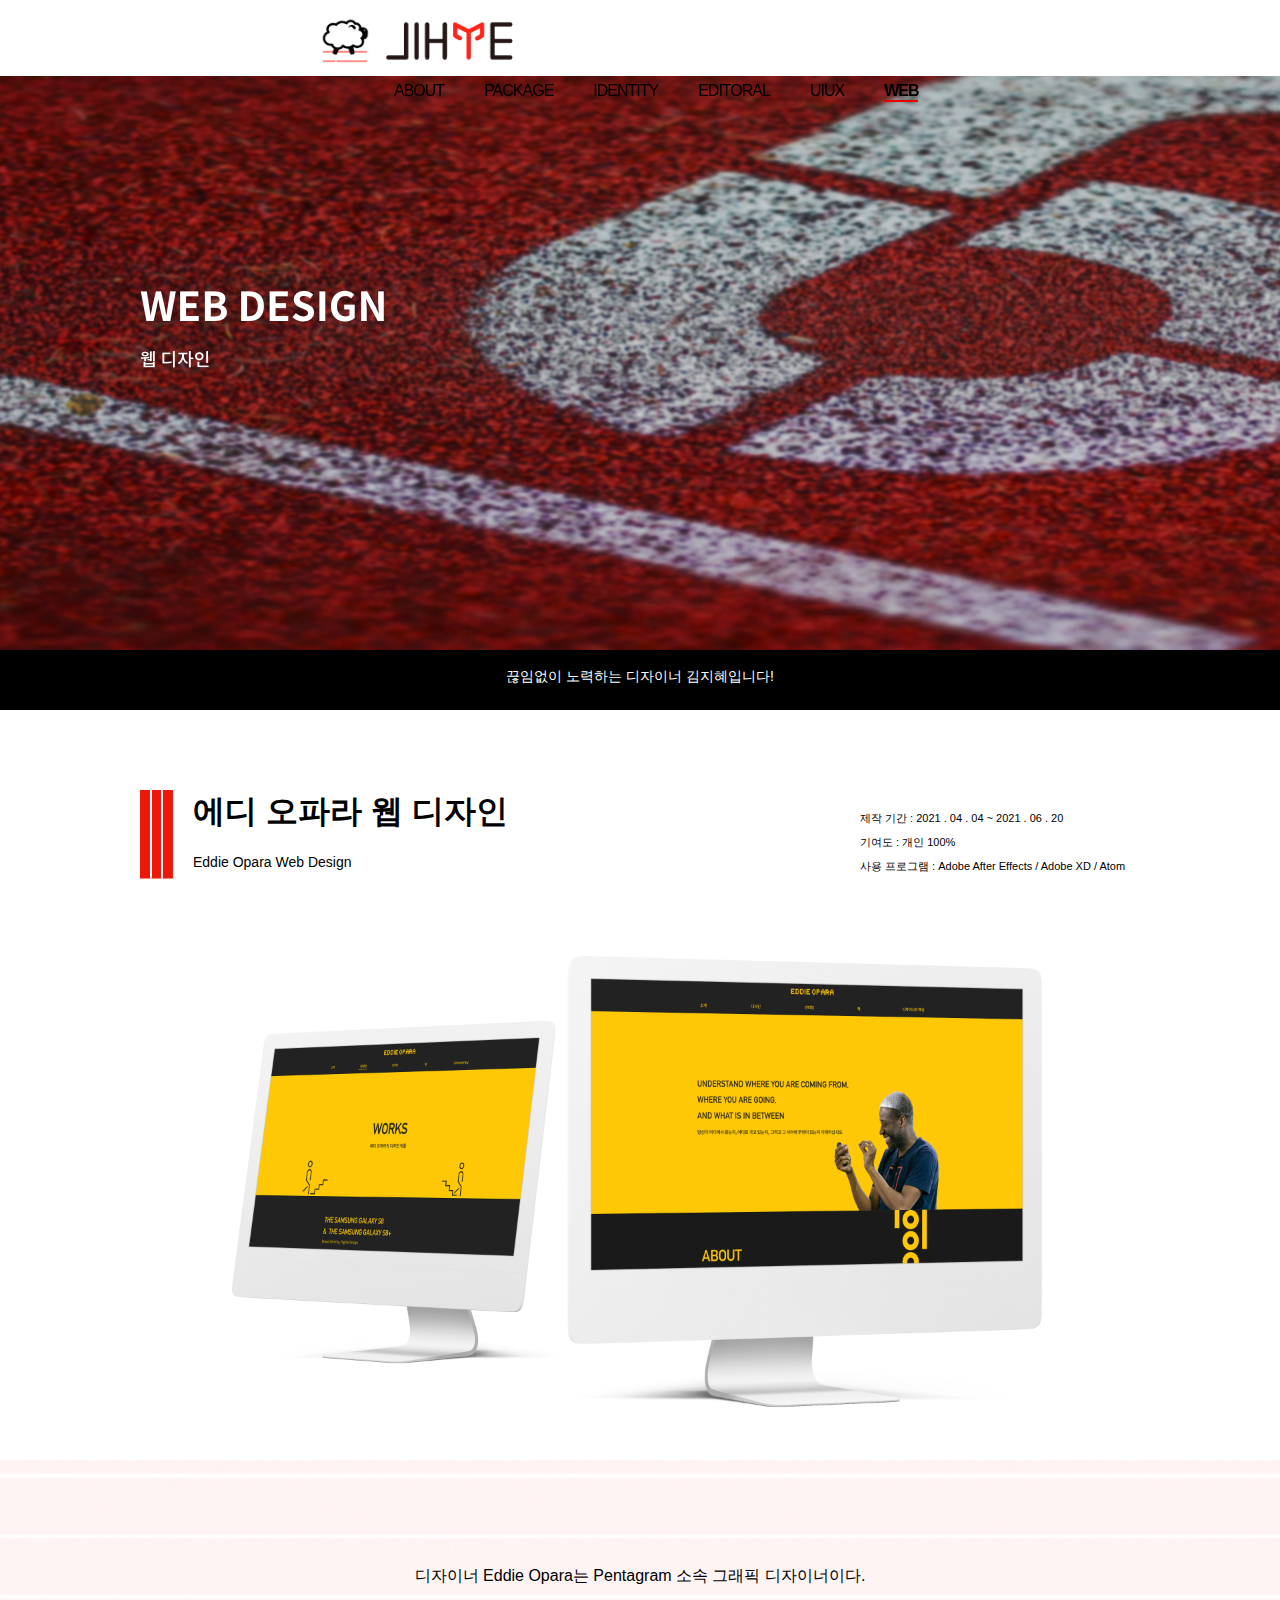
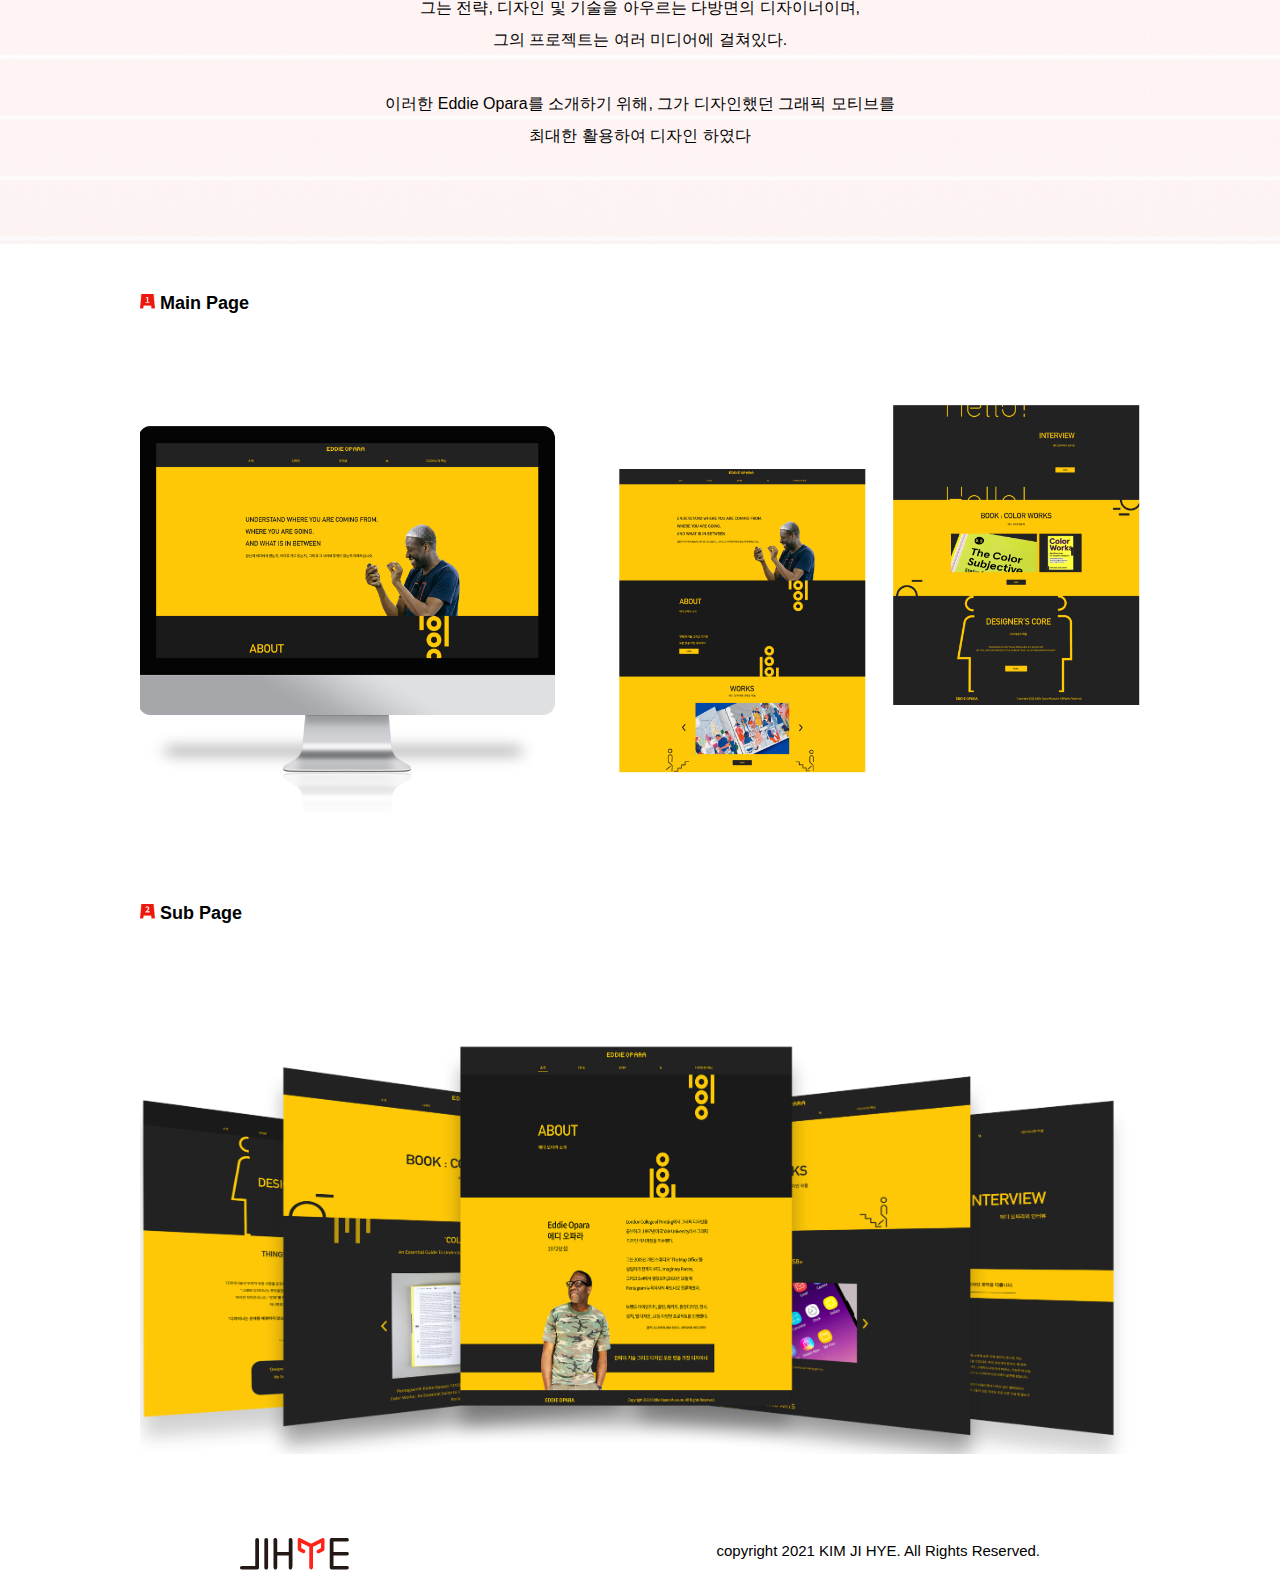
<file: sub06.html>
<!DOCTYPE html>
<html lang="kr" dir="ltr">
  <head>
    <meta charset="utf-8">
    <title>Kim JiHye's Portfolio</title>
    <link rel="stylesheet" href="master.css">
  </head>


  <body>
    <header class="fade-in-top">
      <a href="index.html"><div class="logo"></div></a>

      <div class="menu">
          <ul>
            <li><a href="sub01.html">ABOUT</a></li>
            <li><a href="sub02.html">PACKAGE</a></li>
            <li><a href="sub03.html">IDENTITY</a></li>
            <li><a href="sub04.html">EDITORAL</a></li>
            <li><a href="sub05.html">UIUX</a></li>
            <li class="present"><a href="sub06.html">WEB</a></li>
          </ul>
      </div>
    </header>

    <section>
      <div class="sub06_visual"> </div>
      <div class="intro">끊임없이 노력하는 디자이너 김지혜입니다!</div>
    </section>

    <section>
      <div class="sub06_title">
        <div class="sub06_title01">
          <img src="img/sub02/02_title_track.png" alt="">
          <ul>
            <li class="sub06_title_kr">에디 오파라 웹 디자인</li>
            <li class="sub06_title_en">Eddie Opara Web Design</li>
          </ul>
        </div>
        <div class="sub06_title02">
          <ul>
            <li>제작 기간 : 2021 . 04 . 04 ~ 2021 . 06 . 20 <br>
                기여도 : 개인 100% <br>
                사용 프로그램 : Adobe After Effects / Adobe XD / Atom </li>
          </ul>
        </div>
      </div>

      <div class="sub06_img01"></div>

      <div class="sub06_con01">
        <ul>
          <li>디자이너 Eddie Opara는 Pentagram 소속 그래픽 디자이너이다. <br>
              그는 전략, 디자인 및 기술을 아우르는 다방면의 디자이너이며, <br>
              그의 프로젝트는 여러 미디어에 걸쳐있다.<br><br>

              이러한 Eddie Opara를 소개하기 위해, 그가 디자인했던 그래픽 모티브를 <br>
              최대한 활용하여 디자인 하였다</li>
        </ul>
      </div>

      <div class="sub06_con02">
        <ul>
          <li class="sub06_con02_title"> <img src="img/sub02/02_num01.png" alt="">Main Page</li>
        </ul>
        <div class="sub06_con02_img01">
        </div>
      </div>

      <div class="sub06_con02">
        <ul>
          <li class="sub06_con02_title"><img src="img/sub02/02_num02.png" alt="">Sub Page</li>
        </ul>
        <div class="sub06_con02_img02">
        </div>

      </div>

    </section>


    <footer>
     <ul>
       <li class="bottom_logo"><img src="img/index/00_bottom_logo.png" alt=""></li>
       <li class="footer_text">copyright 2021 KIM JI HYE. All Rights Reserved.</li>
     </ul>
    </footer>
  </body>
</html>
</file>
<file: master.css>
*{margin: 0; padding: 0; text-decoration: none; list-style: none;}


/*index.html*/
body{background-color: #ffffff;}

header{width: 100%;
      height: 60px;
      background-color: #ffffff;
      padding-top: 16px;
      align-items: center;
      justify-content: center;
      margin: 0 auto; position: fixed;}
.fade-in-top{animation:fade-in-top .6s cubic-bezier(.39,.575,.565,1.000) both}
@keyframes fade-in-top{0%{transform:translateY(-50px);opacity:0}100%{transform:translateY(0);opacity:1}}
.logo{width: 200px;
      height: 48px;
      float: left;
      margin-left: 25%;
      background-image: url(img/index/logo.gif); background-repeat: no-repeat; background-size: cover;}
.menu{width: 586px;
      height: 50px;
      float: right;
      margin-right: 25%;}
.menu>ul{font-family: 'noto sans kr', sans-serif;
         font-size: 16px; font-weight: 400; letter-spacing: -1px;}
.menu>ul>li{float: left; margin: 18px 20px;}
.menu>ul>li>a{color: #000000;}
.menu>ul>li>a:hover{color: #E60000; font-size: 16px; font-weight: 800;}

.index_visual{width: 100%; height: 900px; background-image: url(img/index/00_visual.png);
              background-repeat: no-repeat; background-position: center; background-size: cover;}

.index_con01{width: 100%;
            height: 480px;
            background-color: #ffffff;}
.index_con01_title{width: 120px; height: 40px; margin: 0 auto; text-align: center; padding-top: 50px;
                   font-family: 'noto sans kr', sans-serif; font-size: 24px; font-weight: 600; border-bottom: 2px solid #E60000;}

.index_con01_con{width: 1000px; padding-top: 42px; align-items: center; margin: 0 auto;}
.index_con01_con01{width: 180px; height: 300px; background-color: #ffffff; float: left;}
.sheep{width: 100%; height: 109px; background-image: url(img/index/00_con01_sheep.gif);
       background-repeat: no-repeat; background-position: center; background-size: cover;}
.index_con01_con01>ul{font-family: 'noto sans kr', sans-serif; font-size: 14px; font-weight: 500;}
.index_con01_con01>ul>li{padding-top: 24px; text-align: center; line-height: 32px;}

.bar{width: 2px; height: 300px; background-color: #E60000; float: left; margin-left: 64px;}

.index_con01_con02{width: 180px; height: 300px; background-color: #ffffff; float: left; margin-left: 64px;}
.fire{padding-top: 16px; width: 100%; height: 130px;background-image: url(img/index/00_01.png);
      background-repeat: no-repeat; background-position: center;}
.index_con01_con02>ul{text-align: center;}
.hashtag{padding-top: 24px; font-family: 'noto sans kr', sans-serif; font-size: 16px; font-weight: 600;}
.hash_text{font-family: 'noto sans kr', sans-serif; font-size: 14px; font-weight: 500;
           padding-top: 12px; text-align: center; line-height: 32px;}

.index_con01_con03{width: 180px; height: 300px; background-color: #ffffff; float: left; margin-left: 64px;}
.flash{padding-top: 16px; width: 100%; height: 130px;background-image: url(img/index/00_02.png);
       background-repeat: no-repeat; background-position: center;}
.index_con01_con03>ul{text-align: center;}

.index_con01_con04{width: 180px; height: 300px; background-color: #ffffff; float: left; margin-left: 64px;}
.water{padding-top: 16px; width: 100%; height: 130px;background-image: url(img/index/00_03.png);
       background-repeat: no-repeat; background-position: center;}
.index_con01_con04>ul{text-align: center;}


.index_con02{width: 100%; height: 800px; background-color: #F5F5F5;}
.index_con02_title{width: 120px; height: 40px; margin: 0 auto; text-align: center; padding-top: 50px;
                   font-family: 'noto sans kr', sans-serif; font-size: 24px; font-weight: 600; border-bottom: 2px solid #E60000;}

.index_con02_top{width: 1000px; height: 360px; margin: 0 auto; margin-top: 40px; }
.index_before{position: absolute;}
.index_afer{position: relative; opacity: 0%;}
.index_afer:hover{opacity: 60%;}
.index_package{width: 490px; height: 360px; float: left; background-color: #ffffff; position:relative;}


.index_identity{width: 490px; height: 360px; float: right; background-color: #ffffff;  position:relative;}


.index_con02_bottom{width: 1000px; height: 220px; margin: 0 auto; margin-top: 20px;}
.index_con02_bottom>div{float: left; }


.index_motion{width: 320px; height: 220px;background-color: #ffffff; position: relative;}

.index_UIUX{width: 320px; height: 220px; background-color: #ffffff; margin-left: 20px; margin-right: 20px; position: relative;}

.index_web{width: 320px; height: 220px; background-color: #ffffff; }

footer{width: 100%; height: 80px; align-items: center; justify-content: center;}
footer>ul{width: 800px; height: 80px; margin: 0 auto;}
footer>ul>li{padding-top: 24px;}
.bottom_logo{float: left;}
.footer_text{padding-top: 28px;float: right; text-align: right; font-family: 'noto sans kr', sans-serif; font-size: 15px; font-weight: 400;}


/*SUB_All*/
.present{font-family: 'noto sans kr', sans-serif; font-size: 16px; font-weight: 600; color: #E60000; border-bottom: 2px solid #E60000;}
.intro{width: 100%; height: 42px; background-color: #000000; color: #ffffff; text-align: center;
       font-family: 'noto sans kr', sans-serif; font-size: 14px; font-weight: 500; padding-top: 18px;}


/*sub01.html*/
.sub01_visual{width: 100%; height: 650px; background-color: #cccccc; background-image: url(img/sub01/01_visual.png); background-repeat: no-repeat; background-position: center; background-size:cover;}
.sub01_all_con{ background-color: #ffffff; background-image: url(img/sub01/01_bg.png); background-repeat: no-repeat; background-position: center; background-size: cover;}

.sub01_con{width: 100%; height: 400px;}
.sub01_con1_title{width: 150px; height: 40px;  margin: 0 auto; padding-top: 80px;}
.sub01_con1_title>div{float: left;}
.sub01_num01{margin-right: 10px; width: 20px;; height: 20px; margin-top: 8px; margin-left: 10px;}
.sub01_text{font-family: 'noto sans kr', sans-serif; font-size: 24px; font-weight: 600; text-align: center;}

.sub01_con01{width: 480px; height: 500px;margin: 0 auto; }
.sub01_con01_sheep{width: 300px; height: 200px; background-image: url(img/sub01/01_con01_sheep.gif); background-repeat: no-repeat; background-size: cover; float: left;}
.sub01_con01_text{font-family: 'noto sans kr', sans-serif; padding-top: 62px; line-height: 45px; float: right;}
.name{left: 100px;font-size: 20px; font-weight: 600;}
.eamil{font-size: 16px; font-weight: 500;}
.keyword{font-size: 16px; color: #666666; font-weight: 500;}

.sub01_con01_bottom{width: 1000px; height: 600px;margin: 0 auto;}
.sub01_con01_bottom>div{float: left;}
.sub01_left{width: 500px; height: 600px; float: left; }
.sub01_right{width: 500px; height: 600px; float: left; }

.sub01_left01{width: 500px; height: 300px;}
.sub01_left01_title{width: 200px; height: 40px;}
.sub01_left01_title>div{float: left;}
.sub01_num02{margin-right: 10px; width: 20px;; height: 20px; margin-top: 8px; margin-left: 10px;}
.sub01_left01_text{font-family: 'noto sans kr', sans-serif; font-size: 24px; font-weight: 600; text-align: center;}
.sub01_left01>ul{font-family: 'noto sans kr', sans-serif; font-size: 16px; font-weight: 500; margin-left: 42px; margin-top: 20px;}
.sub01_left01>ul>li{line-height: 60px;}
.sub01_left02>ul{font-family: 'noto sans kr', sans-serif; font-size: 16px; font-weight: 500; margin-left: 42px; margin-top: 20px;}
.sub01_left02>ul>li{line-height: 60px;}

.sub01_right_ps{width: 500px; height: 30px; margin-left: 42px; margin-top: 30px;}
.sub01_right_ps>div{float: left;}
.sub01_ps_text{margin-right: 20px; font-family: 'noto sans kr', sans-serif; font-size: 16px; font-weight: 500; text-align: center;}
.sub01_graph{width: 300px;; height: 30px; margin-top: 8px;}

.sub01_right_ai{width: 500px; height: 30px; margin-left: 42px; margin-top: 25px;}
.sub01_right_ai>div{float: left;}
.sub01_ai_text{margin-right: 26px; font-family: 'noto sans kr', sans-serif; font-size: 16px; font-weight: 500; text-align: center;}
.sub01_graph{width: 300px;; height: 30px; margin-top: 8px;}

.sub01_right_id{width: 500px; height: 30px; margin-left: 42px; margin-top: 25px;}
.sub01_right_id>div{float: left;}
.sub01_id_text{margin-right: 36px; font-family: 'noto sans kr', sans-serif; font-size: 16px; font-weight: 500; text-align: center;}
.sub01_graph{width: 300px;; height: 30px; margin-top: 8px;}

.sub01_right_ae{width: 500px; height: 30px; margin-left: 42px; margin-top: 25px;}
.sub01_right_ae>div{float: left;}
.sub01_ae_text{margin-right: 20px; font-family: 'noto sans kr', sans-serif; font-size: 16px; font-weight: 500; text-align: center;}
.sub01_graph{width: 300px;; height: 30px; margin-top: 8px;}

.sub01_right_xd{width: 500px; height: 30px; margin-left: 42px; margin-top: 25px;}
.sub01_right_xd>div{float: left;}
.sub01_xd_text{margin-right: 32px; font-family: 'noto sans kr', sans-serif; font-size: 16px; font-weight: 500; text-align: center;}
.sub01_graph{width: 300px;; height: 30px; margin-top: 8px;}

.sub01_right_fig{width: 500px; height: 30px; margin-left: 42px; margin-top: 25px;}
.sub01_right_fig>div{float: left;}
.sub01_fig_text{margin-right: 58px; font-family: 'noto sans kr', sans-serif; font-size: 16px; font-weight: 500; text-align: center;}
.sub01_graph{width: 300px;; height: 30px; margin-top: 8px;}

.sub01_right_at{width: 500px; height: 30px; margin-left: 42px; margin-top: 25px;}
.sub01_right_at>div{float: left;}
.sub01_at_text{margin-right: 62px; font-family: 'noto sans kr', sans-serif; font-size: 16px; font-weight: 500; text-align: center;}
.sub01_graph{width: 300px;; height: 30px; margin-top: 8px;}



/*sub02.html*/
.sub02_visual{width: 100%; height: 650px; background-color: #cccccc; background-image: url(img/sub02/02_visual.png); background-repeat: no-repeat; background-position: center; background-size:cover;}

.sub02_title{width: 1000px; height: 100px;  margin: 0 auto; justify-content: space-between; display: flex; margin-top: 70px;}

.sub02_title01{width: 500px; height: 100px;}
.sub02_title01>img{float: left; margin-right: 20px;}
.sub02_title01>ul{font-family: 'noto sans kr', sans-serif;}
.sub02_title_kr{font-size: 32px; font-weight: 600; margin-bottom: 18px;}
.sub02_title_en{font-size: 14px; font-weight: 400;}

.sub02_title02{width: 280px; height: 100px; }
.sub02_title02>ul{font-family: 'noto sans kr', sans-serif; margin-top: 10px;}
.sub02_title02>ul>li{font-size: 11px; line-height: 20px; }

.sub02_img01{width: 1000px; height: 520px; margin: 0 auto; background-color: #cccccc; margin-top: 20px;
            background-image: url(img/sub02/02_img01.png); background-position: center; background-repeat: no-repeat; background-size: cover;}

.sub02_con01{width: 100%; height: 384px; background-image: url(img/sub02/02_con_bg.png);
             background-position: center; background-repeat: no-repeat; background-size: cover;
             margin-top: 40px;}
.sub02_con01>ul{font-family: 'noto sans kr', sans-serif; text-align: center; padding-top: 90px;}
.sub02_con01>ul>li{font-size: 16px; font-weight: 500; line-height: 32px;}

.sub02_con02{width: 1000px; height: 400px; margin: 0 auto; justify-content: space-between; display: flex; margin-top: 40px; margin-bottom: 40px;}
.sub02_con02_01{width: 280px; height: 380px; padding-top: 10px;}
.sub02_con02_01>ul{font-family: 'noto sans kr', sans-serif; text-align: center; margin-top: 12px;}
.sub02_con02_title{font-size: 18px; font-weight: 600; line-height: 18px;}
.sub02_con02_title>img{ width: 16px; height: 15px;margin-right: 5px;}
.sub02_con02_text{font-size: 12px; font-weight: 400px; line-height: 24px; margin-top: 12px;}

/*sub03.html*/
.sub03_visual{width: 100%; height: 650px; background-color: #cccccc; background-image: url(img/sub03/03_visual.png); background-repeat: no-repeat; background-position: center; background-size:cover;}

.sub03_title{width: 1000px; height: 100px;  margin: 0 auto; justify-content: space-between; display: flex; margin-top: 80px;}

.sub03_title01{width: 500px; height: 100px;}
.sub03_title01>img{float: left; margin-right: 20px;}
.sub03_title01>ul{font-family: 'noto sans kr', sans-serif;}
.sub03_title_kr{font-size: 32px; font-weight: 600; margin-bottom: 18px;}
.sub03_title_en{font-size: 14px; font-weight: 400;}

.sub03_title02{width: 280px; height: 100px; }
.sub03_title02>ul{font-family: 'noto sans kr', sans-serif; margin-top: 16px;}
.sub03_title02>ul>li{font-size: 11px; line-height: 24px; }

.sub03_img01{width: 1000px; height: 500px; margin: 0 auto; background-color: #cccccc; margin-top: 20px;
            background-image: url(img/sub03/03_mockup01.png); background-position: center; background-repeat: no-repeat; background-size: cover;}

.sub03_con01{width: 100%; height: 384px; background-image: url(img/sub02/02_con_bg.png);
             background-position: center; background-repeat: no-repeat; background-size: cover;
             margin-top: 40px;}
.sub03_con01>ul{font-family: 'noto sans kr', sans-serif; text-align: center; padding-top: 70px;}
.sub03_con01>ul>li{font-size: 16px; font-weight: 500; line-height: 32px;}

.sub03_con02{width: 100%; margin-top: 50px; margin-bottom: 40px;}
.sub03_con02>ul{width: 1000px; margin: 0 auto;font-family: 'noto sans kr', sans-serif; }
.sub03_con02_title{font-size: 18px; font-weight: 600; line-height: 18px; }
.sub03_con02_title>img{ width: 15px; height: 15px;margin-right: 5px;}

.sub03_con02_01{width: 1000px; height: 250px; margin: 0 auto; display: flex;  margin-top: 25px;}
.sub03_con02_01>ul{margin-top: 150px; width: 480px;font-family: 'noto sans kr', sans-serif; display: flex; float: right;}
.sub03_con02_01>ul>img { width: 100px; height: 100px; margin-right: 12px; margin-left: 50px;}
.sub03_con02_01>ul>li{ font-size: 14px; font-weight: 500; line-height: 26px;}

.sub03_con02_02{width: 1000px; height: 160px; margin: 0 auto; display: flex; justify-content: space-between; margin-bottom: 80px;}

.sub03_con02_02_01{width: 224px; height: 150px;}
.sub03_con02_02_01>ul{auto;font-family: 'noto sans kr', sans-serif; margin-top: 6px; text-align: center;}
.sub03_con02_02_01>ul>li{font-size: 15px; font-weight: 600; line-height: 18px;}
.sub03_con02_02_01>ul>li>img{width: 15px; height: 15px;margin-right: 5px;}

.sub03_img02{width: 1000px; height: 500px; margin: 0 auto; background-color: #cccccc; margin-top: 20px;
            background-image: url(img/sub03/03_mockup02.png); background-position: center; background-repeat: no-repeat; background-size: cover;}

/*sub04.html*/
.sub04_visual{width: 100%; height: 650px; background-color: #cccccc; background-image: url(img/sub04/04_visual.png); background-repeat: no-repeat; background-position: center; background-size:cover;}

.sub04_title{width: 1000px; height: 100px;  margin: 0 auto; justify-content: space-between; display: flex; margin-top: 80px;}

.sub04_title01{width: 580px; height: 100px;}
.sub04_title01>img{float: left; margin-right: 20px;}
.sub04_title01>ul{font-family: 'noto sans kr', sans-serif;}
.sub04_title_kr{font-size: 32px; font-weight: 600; margin-bottom: 18px;}
.sub04_title_en{font-size: 14px; font-weight: 400;}

.sub04_title02{width: 280px; height: 100px; }
.sub04_title02>ul{font-family: 'noto sans kr', sans-serif; margin-top: 16px;}
.sub04_title02>ul>li{font-size: 11px; line-height: 24px; }

.sub04_img01{width: 1000px; height: 500px; margin: 0 auto; margin-top: 30px;
            background-image: url(img/sub04/04_mockup01.png); background-position: center;
           background-repeat: no-repeat; background-size: cover;}

.sub04_con01{width: 100%; height: 384px; background-image: url(img/sub02/02_con_bg.png);
             background-position: center; background-repeat: no-repeat; background-size: cover;
             margin-top: 40px;}
.sub04_con01>ul{font-family: 'noto sans kr', sans-serif; text-align: center; padding-top: 100px;}
.sub04_con01>ul>li{font-size: 16px; font-weight: 500; line-height: 32px;}

.sub04_con02{width: 100%; margin-top: 50px; margin-bottom: 20px; text-align: center;}
.sub04_con02>ul{width: 1000px; margin: 0 auto;font-family: 'noto sans kr', sans-serif; }
.sub04_con02_title{font-size: 18px; font-weight: 600; line-height: 18px; }
.sub04_con02_title>img{ width: 15px; height: 15px;margin-right: 5px;}

.sub04_con02_01{margin-top: 30px;}



/*sub05.html*/
.sub05_visual{width: 100%; height: 650px;background-image: url(img/sub05/05_visual.png); background-repeat: no-repeat; background-position: center; background-size:cover;}

.sub05_title{width: 1000px; height: 360px; margin: 0 auto;
             justify-content: space-between; display: flex; margin-top: 80px;}
.sub05_title_text01 {width: 800px; float: left; }

.sub05_title01{width: 900px; height: 100px; }
.sub05_title01>img{float: left; margin-right: 20px; }
.sub05_title01>ul{font-family: 'noto sans kr', sans-serif;}
.sub05_title_kr{font-size: 32px; font-weight: 600; margin-bottom: 32px;}
.sub05_title_en{font-size: 14px; font-weight: 400;}

.sub05_title02{width: 514px; height: 100px; margin-top: 260px; margin-right: 20px;}
.sub05_title02>ul{font-family: 'noto sans kr', sans-serif; margin-top: 20px;}
.sub05_title02>ul>li{font-size: 11px; line-height: 24px; float: right; text-align: right;}

.sub05_img01{width: 450px; height: 360px;  }

.sub05_con01{width: 100%; height: 384px; background-image: url(img/sub02/02_con_bg.png);
             background-position: center; background-repeat: no-repeat; background-size: cover;
             margin-top: 40px;}
.sub05_con01>ul{font-family: 'noto sans kr', sans-serif; text-align: center; padding-top: 130px;}
.sub05_con01>ul>li{font-size: 16px; font-weight: 500; line-height: 32px}

.sub05_con02{width: 1000px; margin: 0 auto; margin-top: 60px; margin-bottom: 60px;}
.sub05_con02>ul{width: 1000px; margin: 0 auto;font-family: 'noto sans kr', sans-serif; text-align: center;}
.sub05_con02_title{font-size: 18px; font-weight: 600; line-height: 18px; }
.sub05_con02_title>img{ width: 15px; height: 15px;margin-right: 5px;}

.sub05_con02_img01{ margin: 0 auto; margin-top: 10px;}


/*sub06.html*/
.sub06_visual{width: 100%; height: 650px; background-image: url(img/sub06/06_visual.png); background-repeat: no-repeat; background-position: center; background-size:cover;}

.sub06_title{width: 1000px; height: 100px;  margin: 0 auto; justify-content: space-between; display: flex; margin-top: 80px;}

.sub06_title01{width: 580px; height: 100px;}
.sub06_title01>img{float: left; margin-right: 20px;}
.sub06_title01>ul{font-family: 'noto sans kr', sans-serif;}
.sub06_title_kr{font-size: 32px; font-weight: 600; margin-bottom: 20px;}
.sub06_title_en{font-size: 14px; font-weight: 400;}

.sub06_title02{width: 280px; height: 100px; }
.sub06_title02>ul{font-family: 'noto sans kr', sans-serif; margin-top: 16px;}
.sub06_title02>ul>li{font-size: 11px; line-height: 24px; }

.sub06_img01{width: 1000px; height: 500px; margin: 0 auto; margin-top: 30px;
            background-image: url(img/sub06/06_mockup01.png); background-position: center;
            background-repeat: no-repeat; background-size: cover;}

.sub06_con01{width: 100%; height: 384px; background-image: url(img/sub02/02_con_bg.png);
             background-position: center; background-repeat: no-repeat; background-size: cover;
             margin-top: 40px;}
.sub06_con01>ul{font-family: 'noto sans kr', sans-serif; text-align: center; padding-top: 100px;}
.sub06_con01>ul>li{font-size: 16px; font-weight: 500; line-height: 32px}

.sub06_con02{width: 100%; margin-top: 50px; margin-bottom: 60px; }
.sub06_con02>ul{width: 1000px; margin: 0 auto;font-family: 'noto sans kr', sans-serif; }
.sub06_con02_title{font-size: 18px; font-weight: 600; line-height: 18px; }
.sub06_con02_title>img{ width: 15px; height: 15px;margin-right: 5px;}

.sub06_con02_img01{width: 1000px; height: 500px;
                   margin: 32px auto;
                   background-image: url(img/sub06/06_mockup02.png);
                   background-size: cover; background-repeat: no-repeat;}

.sub06_con02_img02{width: 1000px; height: 500px;
                   margin: 32px auto;
                   background-image: url(img/sub06/06_mockup03.png);
                   background-size: cover; background-repeat: no-repeat;}
</file>
